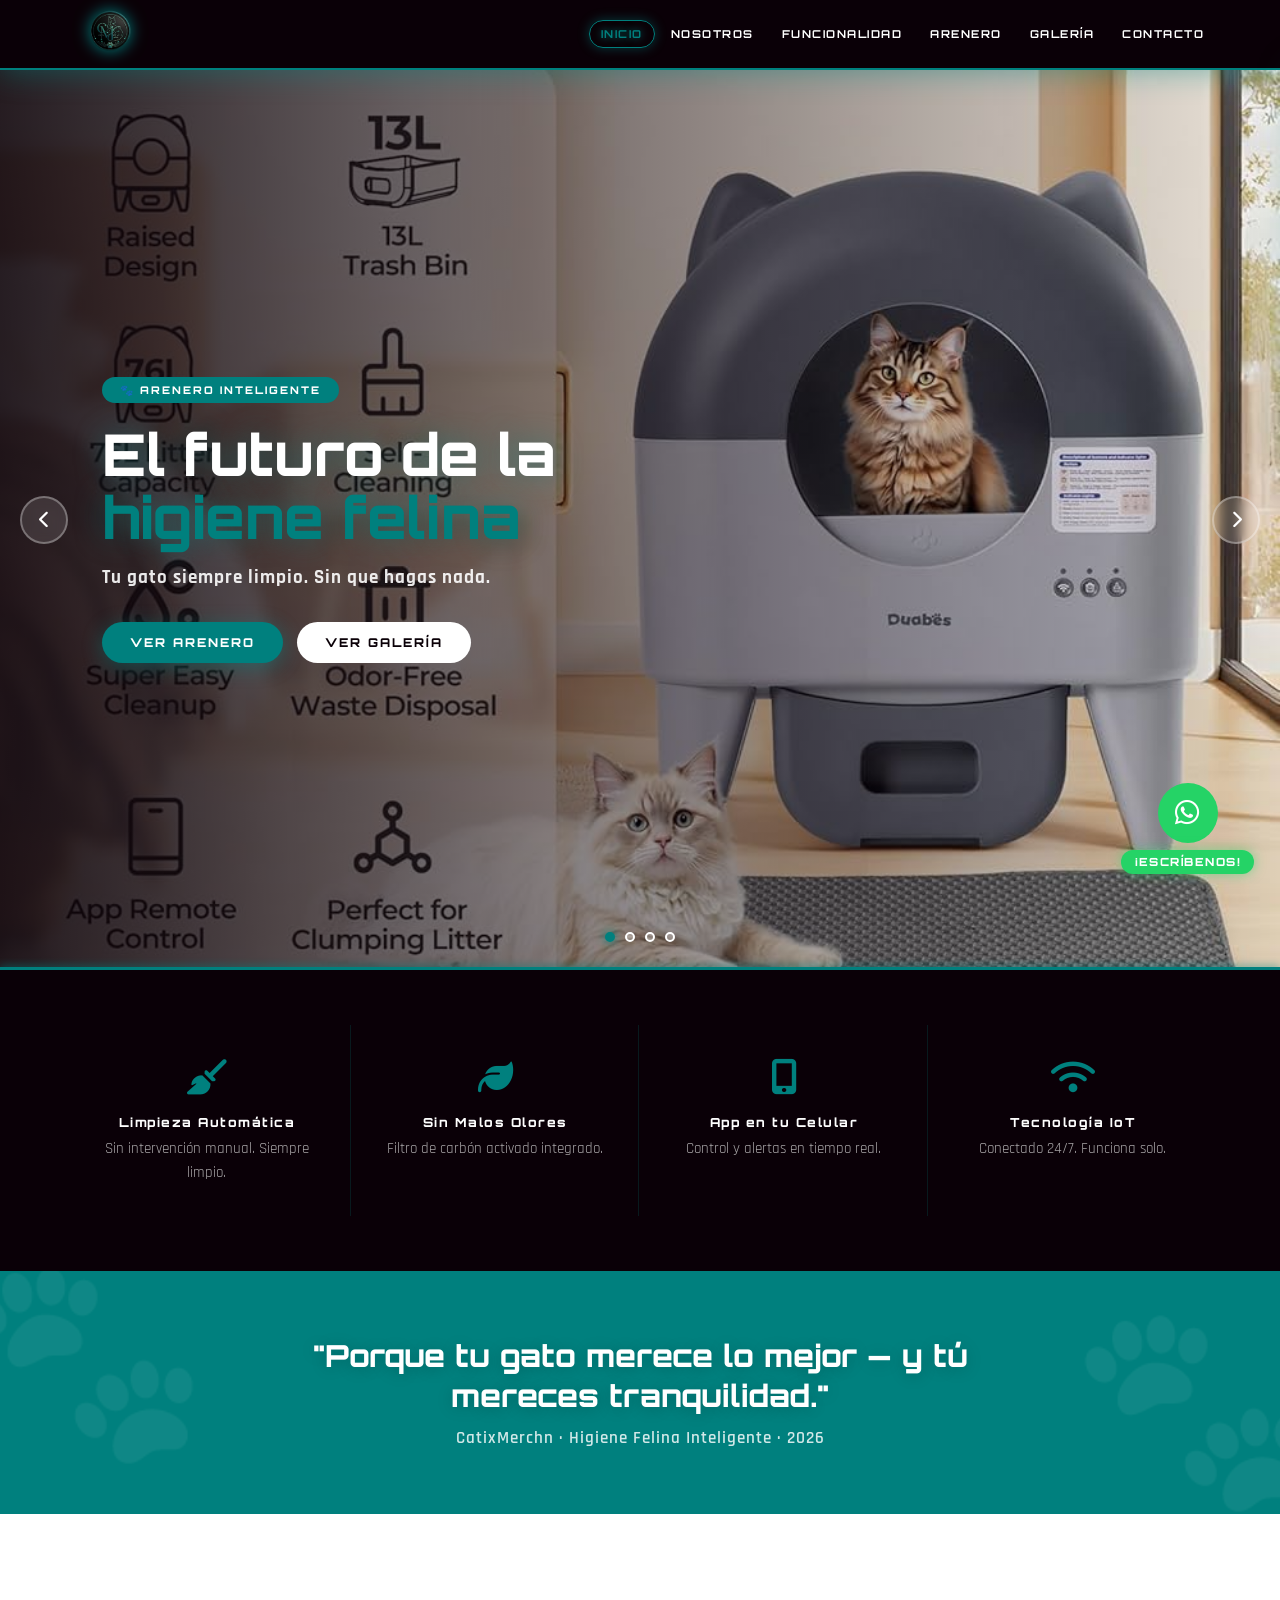
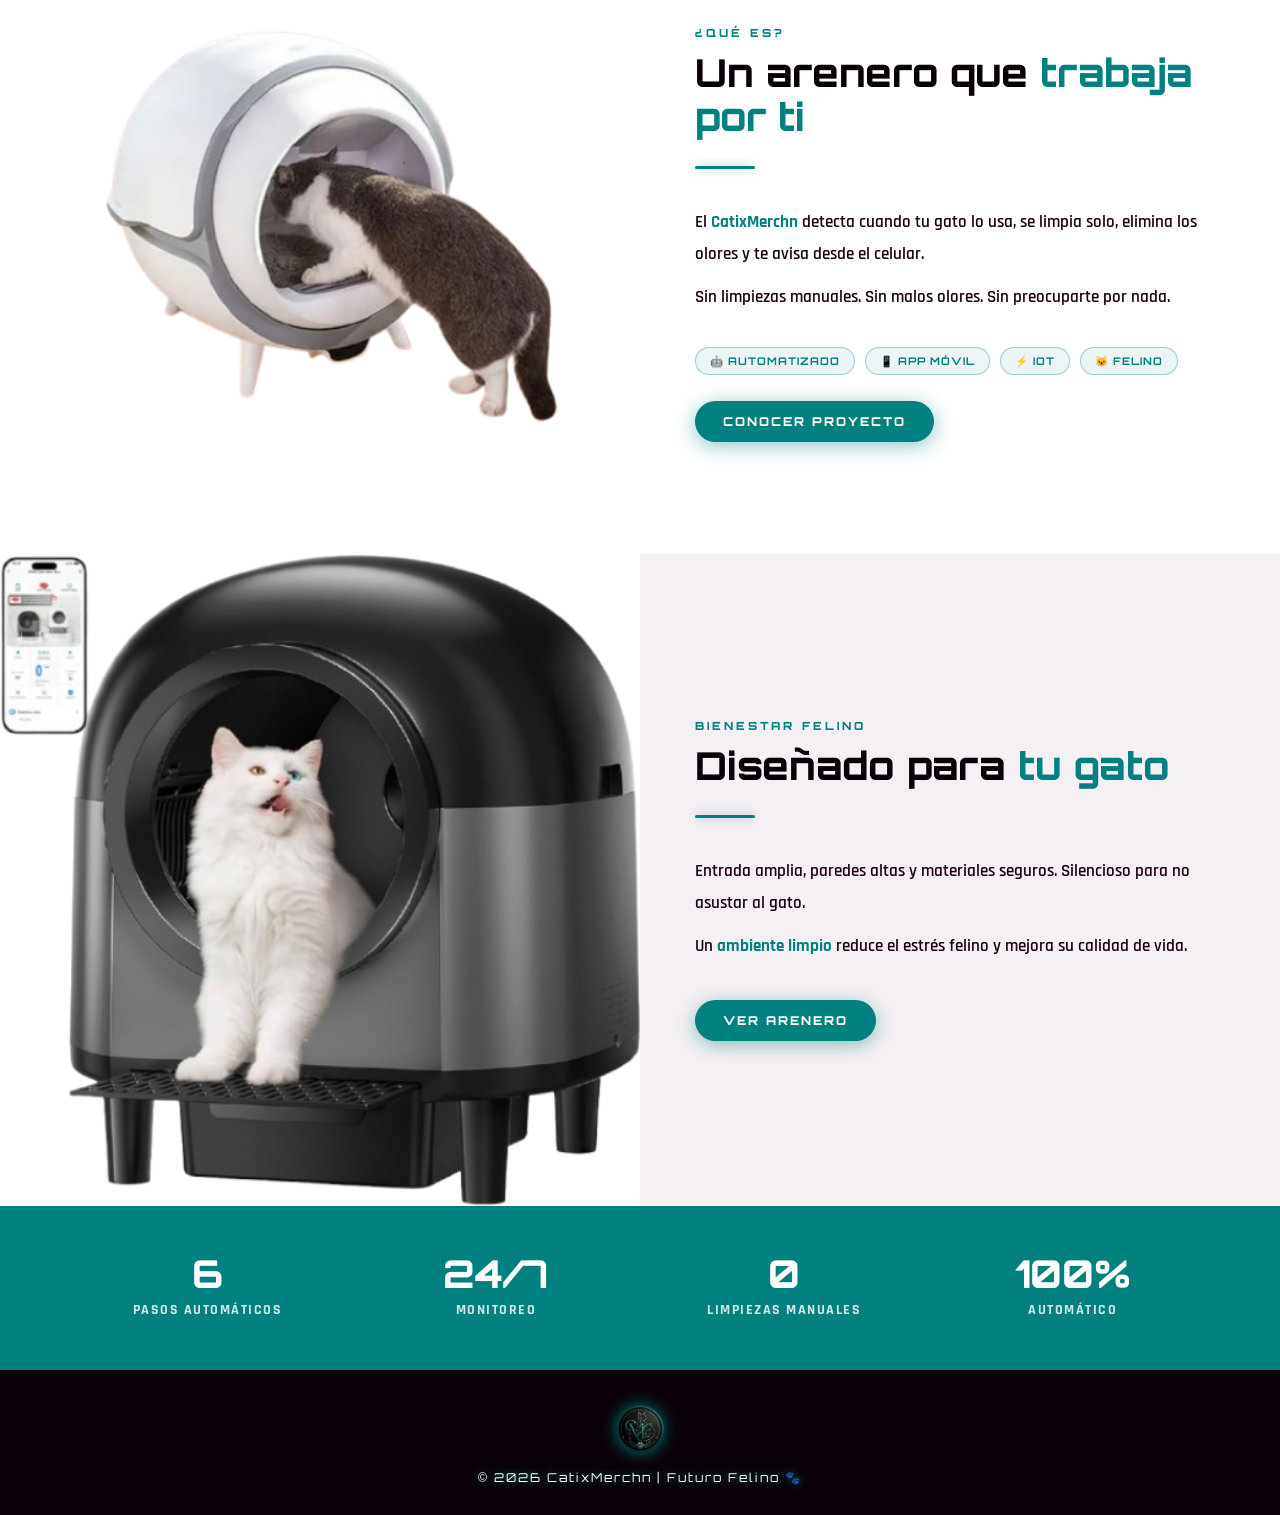
<file: index.html>
<!DOCTYPE html>
<html lang="es">
<head>
<meta charset="UTF-8">
<meta name="viewport" content="width=device-width, initial-scale=1.0">
<title>CatixMerchn | Arenero Inteligente</title>
<link rel="stylesheet" href="css/styles.css">
<link href="https://fonts.googleapis.com/css2?family=Orbitron:wght@400;600;800&family=Rajdhani:wght@300;400;600;700&display=swap" rel="stylesheet">
<link rel="stylesheet" href="https://cdnjs.cloudflare.com/ajax/libs/font-awesome/6.5.1/css/all.min.css">
</head>
<body>

<!-- HUELLAS -->
<div class="paw-bg">
  <span class="paw p1">🐾</span><span class="paw p2">🐾</span>
  <span class="paw p3">🐾</span><span class="paw p4">🐾</span>
  <span class="paw p5">🐾</span><span class="paw p6">🐾</span>
  <span class="paw p7">🐾</span><span class="paw p8">🐾</span>
  <span class="paw p9">🐾</span><span class="paw p10">🐾</span>
  <span class="paw p11">🐾</span>
</div>

<!-- OVERLAY MENÚ MÓVIL -->
<div class="nav-overlay" id="navOverlay"></div>

<!-- MENÚ MÓVIL DESPLEGABLE -->
<nav class="nav-mobile" id="navMobile">
  <a href="index.html" class="active"><span class="nav-icon"><i class="fas fa-home"></i></span>INICIO</a>
  <a href="nosotros.html"><span class="nav-icon"><i class="fas fa-users"></i></span>NOSOTROS</a>
  <a href="funcionalidad.html"><span class="nav-icon"><i class="fas fa-cogs"></i></span>FUNCIONALIDAD</a>
  <a href="arenero.html"><span class="nav-icon"><i class="fas fa-cat"></i></span>ARENERO</a>
  <a href="galeria.html"><span class="nav-icon"><i class="fas fa-images"></i></span>GALERÍA</a>
  <a href="contacto.html"><span class="nav-icon"><i class="fas fa-envelope"></i></span>CONTACTO</a>
  <div class="nav-mobile-footer">🐾 CatixMerchn © 2026</div>
</nav>

<!-- WHATSAPP -->
<a class="wa-float" href="https://wa.me/593988691156?text=Hola!%20Me%20interesa%20el%20CatixMerchn%20🐾" target="_blank">
  <div class="wa-circle"><i class="fab fa-whatsapp"></i></div>
  <span class="wa-txt">¡ESCRÍBENOS!</span>
</a>

<!-- HEADER -->
<header class="header">
  <div class="logo"><img src="images/logo.png" alt="CatixMerchn"></div>
  <!-- Desktop nav -->
  <nav class="nav-desktop">
    <a href="index.html" class="active">INICIO</a>
    <a href="nosotros.html">NOSOTROS</a>
    <a href="funcionalidad.html">FUNCIONALIDAD</a>
    <a href="arenero.html">ARENERO</a>
    <a href="galeria.html">GALERÍA</a>
    <a href="contacto.html">CONTACTO</a>
  </nav>
  <!-- Hamburguesa móvil -->
  <button class="hamburger" id="hamburger" aria-label="Menú">
    <span></span><span></span><span></span>
  </button>
</header>

<!-- HERO CARRUSEL -->
<div class="hero-carousel" id="carousel">
  <div class="slide active">
    <div class="slide-bg" style="background-image:url('images/producto1.jpg')"></div>
    <div class="slide-overlay"></div>
    <div class="slide-content">
      <span class="slide-tag">🐾 ARENERO INTELIGENTE</span>
      <h1>El futuro de la<br><span>higiene felina</span></h1>
      <p>Tu gato siempre limpio. Sin que hagas nada.</p>
      <div class="slide-buttons">
        <a class="btn btn-f" href="arenero.html">VER ARENERO</a>
        <a class="btn btn-blanco" href="galeria.html">VER GALERÍA</a>
      </div>
    </div>
  </div>
  <div class="slide">
    <div class="slide-bg" style="background-image:url('images/producto2.jpg')"></div>
    <div class="slide-overlay"></div>
    <div class="slide-content">
      <span class="slide-tag">🧹 LIMPIEZA AUTOMÁTICA</span>
      <h1>Se limpia solo.<br><span>Siempre listo.</span></h1>
      <p>Rastrillo motorizado actúa segundos después de cada uso.</p>
      <div class="slide-buttons">
        <a class="btn btn-f" href="funcionalidad.html">CÓMO FUNCIONA</a>
        <a class="btn btn-blanco" href="contacto.html">CONTÁCTANOS</a>
      </div>
    </div>
  </div>
  <div class="slide">
    <div class="slide-bg" style="background-image:url('images/producto3.jpg')"></div>
    <div class="slide-overlay"></div>
    <div class="slide-content">
      <span class="slide-tag">🌿 CONTROL DE OLORES</span>
      <h1>Sin olores.<br><span>Sin preocupaciones.</span></h1>
      <p>Filtro de carbón y extractor eliminan los malos olores al instante.</p>
      <div class="slide-buttons">
        <a class="btn btn-f" href="arenero.html">MÁS DETALLES</a>
        <a class="btn btn-blanco" href="nosotros.html">NUESTRO PROYECTO</a>
      </div>
    </div>
  </div>
  <div class="slide">
    <div class="slide-bg" style="background-image:url('images/producto4.jpg')"></div>
    <div class="slide-overlay"></div>
    <div class="slide-content">
      <span class="slide-tag">📱 MONITOREO IOT</span>
      <h1>Tu celular.<br><span>Tu arenero.</span></h1>
      <p>Alertas en tiempo real. Siempre informado, estés donde estés.</p>
      <div class="slide-buttons">
        <a class="btn btn-f" href="funcionalidad.html">VER FUNCIONALIDAD</a>
        <a class="btn btn-blanco" href="galeria.html">VER GALERÍA</a>
      </div>
    </div>
  </div>
  <button class="carousel-btn carousel-prev" onclick="changeSlide(-1)"><i class="fas fa-chevron-left"></i></button>
  <button class="carousel-btn carousel-next" onclick="changeSlide(1)"><i class="fas fa-chevron-right"></i></button>
  <div class="carousel-dots" id="dots">
    <div class="dot active" onclick="goSlide(0)"></div>
    <div class="dot" onclick="goSlide(1)"></div>
    <div class="dot" onclick="goSlide(2)"></div>
    <div class="dot" onclick="goSlide(3)"></div>
  </div>
  <div class="carousel-progress" id="progress"></div>
</div>

<!-- FEATURES -->
<div class="features-strip">
  <div class="feat-item reveal"><span class="fi-icon"><i class="fas fa-broom"></i></span><h3>Limpieza Automática</h3><p>Sin intervención manual. Siempre limpio.</p></div>
  <div class="feat-item reveal"><span class="fi-icon"><i class="fas fa-leaf"></i></span><h3>Sin Malos Olores</h3><p>Filtro de carbón activado integrado.</p></div>
  <div class="feat-item reveal"><span class="fi-icon"><i class="fas fa-mobile-alt"></i></span><h3>App en tu Celular</h3><p>Control y alertas en tiempo real.</p></div>
  <div class="feat-item reveal"><span class="fi-icon"><i class="fas fa-wifi"></i></span><h3>Tecnología IoT</h3><p>Conectado 24/7. Funciona solo.</p></div>
</div>

<!-- QUOTE -->
<div class="quote-band">
  <p class="quote-text">"Porque tu gato merece lo mejor — y tú mereces tranquilidad."</p>
  <p class="quote-sub">CatixMerchn · Higiene Felina Inteligente · 2026</p>
</div>

<!-- DOS COLUMNAS -->
<div class="two-col">
  <div class="tc-img reveal from-left"><img src="images/producto5.jpg" alt="Sistema CatixMerchn"></div>
  <div class="tc-text reveal from-right">
    <span class="section-label">¿QUÉ ES?</span>
    <h2 class="section-title">Un arenero que <span>trabaja por ti</span></h2>
    <div class="section-line"></div>
    <p>El <span class="hl">CatixMerchn</span> detecta cuando tu gato lo usa, se limpia solo, elimina los olores y te avisa desde el celular.</p>
    <p>Sin limpiezas manuales. Sin malos olores. Sin preocuparte por nada.</p>
    <div class="chips">
      <span class="chip">🤖 AUTOMATIZADO</span>
      <span class="chip">📱 APP MÓVIL</span>
      <span class="chip">⚡ IOT</span>
      <span class="chip">🐱 FELINO</span>
    </div>
    <div style="margin-top:26px;"><a class="btn btn-f" href="nosotros.html">CONOCER PROYECTO</a></div>
  </div>
</div>

<div class="two-col reverse">
  <div class="tc-img reveal from-right"><img src="images/producto6.jpg" alt="Arenero para gato"></div>
  <div class="tc-text reveal from-left" style="background:#f5f0f3;">
    <span class="section-label">BIENESTAR FELINO</span>
    <h2 class="section-title">Diseñado para <span>tu gato</span></h2>
    <div class="section-line"></div>
    <p>Entrada amplia, paredes altas y materiales seguros. Silencioso para no asustar al gato.</p>
    <p>Un <span class="hl">ambiente limpio</span> reduce el estrés felino y mejora su calidad de vida.</p>
    <div style="margin-top:26px;"><a class="btn btn-f" href="arenero.html">VER ARENERO</a></div>
  </div>
</div>

<!-- STATS -->
<div class="stats-bar">
  <div class="stat-item reveal"><span class="stat-num">6</span><span class="stat-label">PASOS AUTOMÁTICOS</span></div>
  <div class="stat-item reveal"><span class="stat-num">24/7</span><span class="stat-label">MONITOREO</span></div>
  <div class="stat-item reveal"><span class="stat-num">0</span><span class="stat-label">LIMPIEZAS MANUALES</span></div>
  <div class="stat-item reveal"><span class="stat-num">100%</span><span class="stat-label">AUTOMÁTICO</span></div>
</div>

<footer class="footer">
  <img src="images/logo.png" alt="CatixMerchn">
  <p>© 2026 CatixMerchn | Futuro Felino 🐾</p>
</footer>

<script src="js/script.js"></script>
</body>
</html>

<!-- Actualización -->
</file>
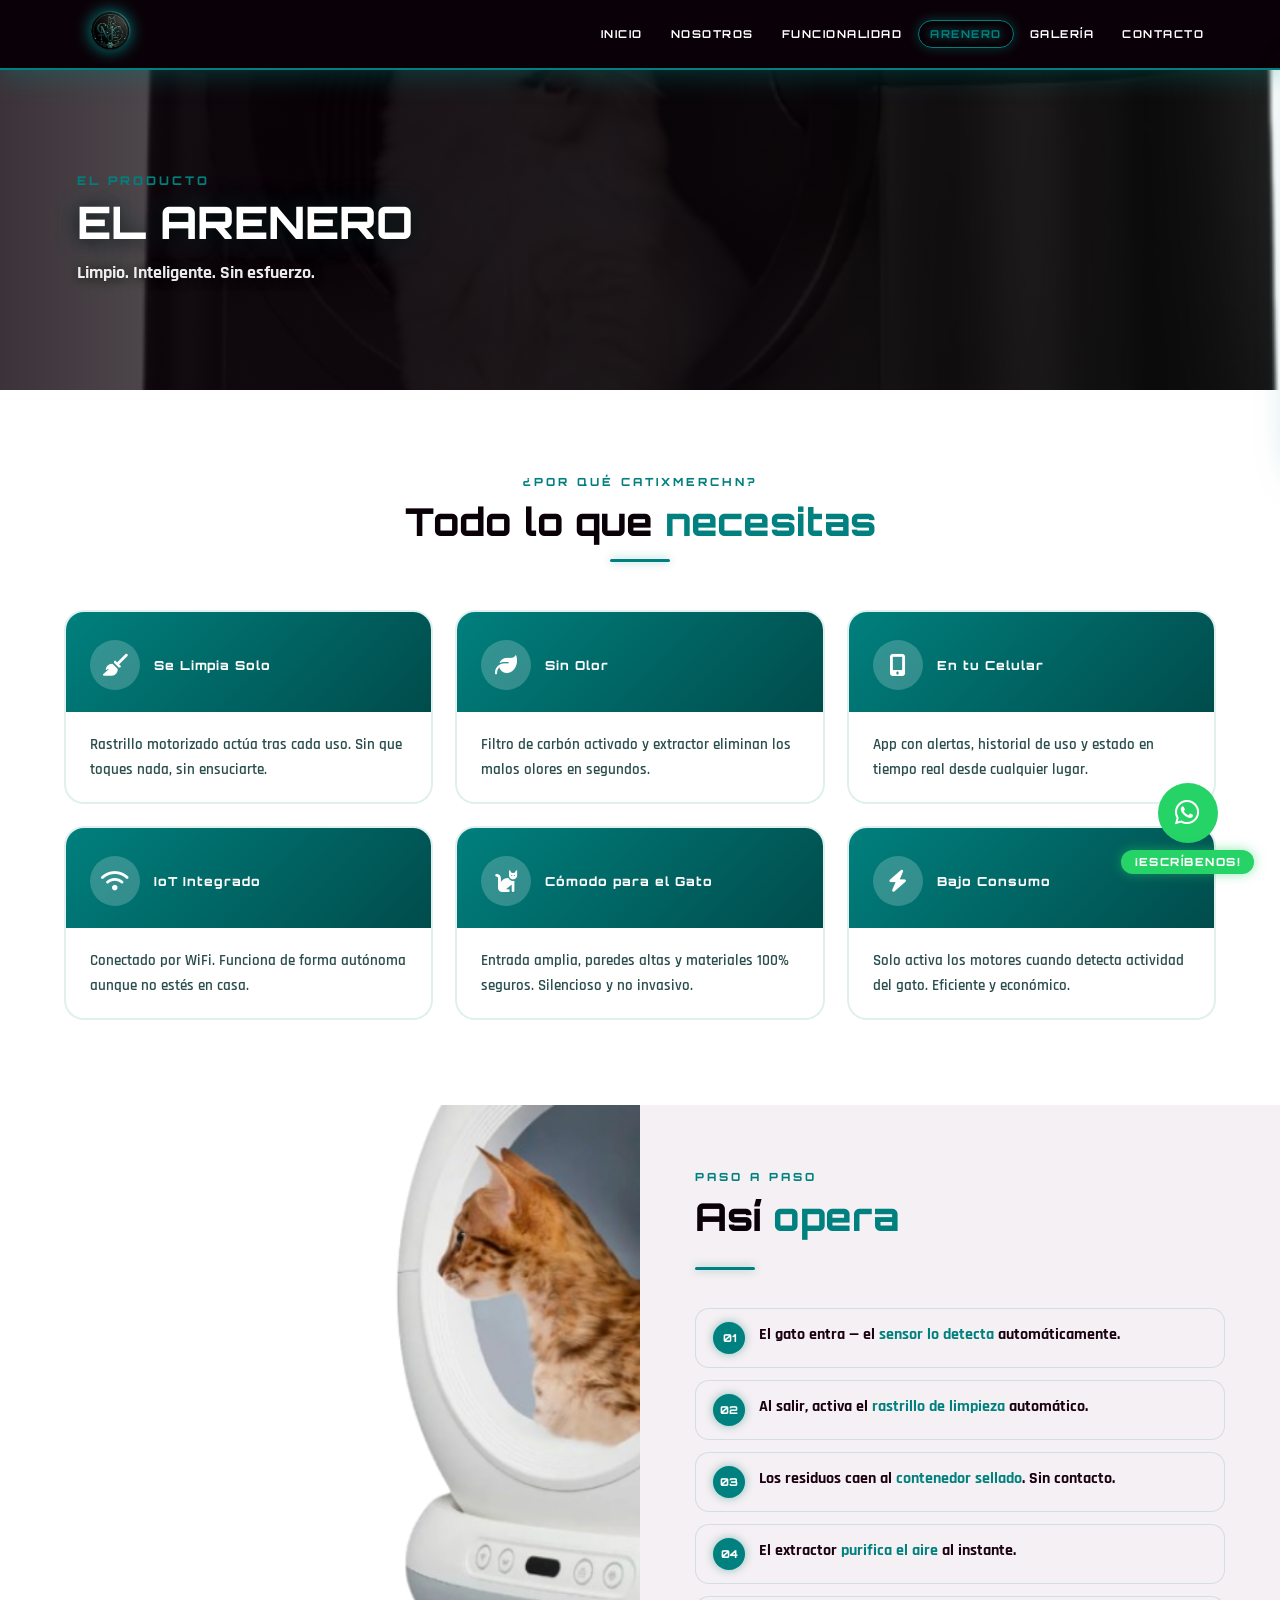
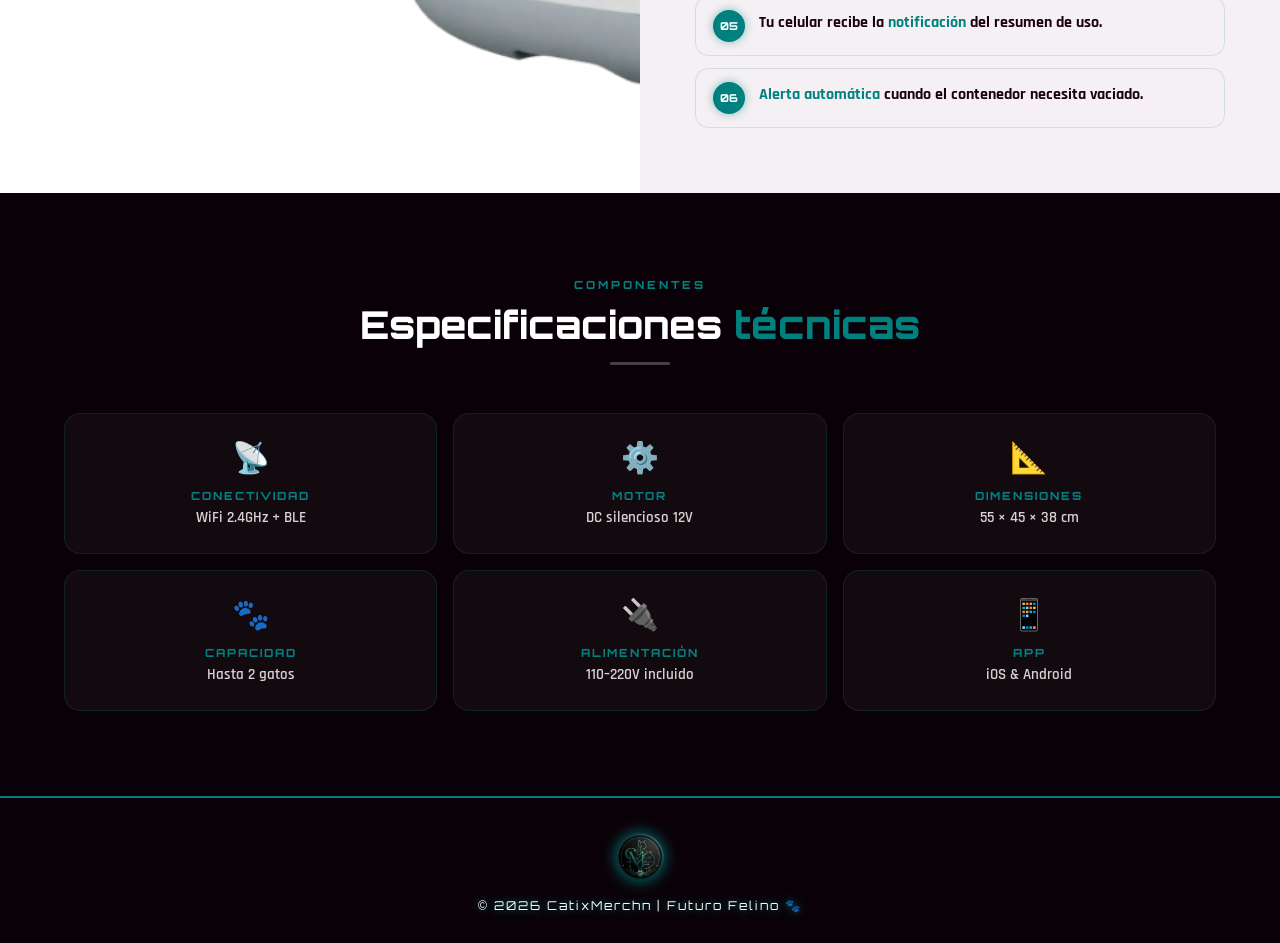
<file: arenero.html>
<!DOCTYPE html>
<html lang="es">
<head>
<meta charset="UTF-8">
<meta name="viewport" content="width=device-width, initial-scale=1.0">
<title>CatixMerchn | El Arenero</title>
<link rel="stylesheet" href="css/styles.css">
<link href="https://fonts.googleapis.com/css2?family=Orbitron:wght@400;600;800&family=Rajdhani:wght@300;400;600;700&display=swap" rel="stylesheet">
<link rel="stylesheet" href="https://cdnjs.cloudflare.com/ajax/libs/font-awesome/6.5.1/css/all.min.css">
</head>
<body>

<div class="smoke-bg">
  <div class="smoke-thread"></div><div class="smoke-thread"></div>
  <div class="smoke-thread"></div><div class="smoke-thread"></div>
  <div class="smoke-thread"></div><div class="smoke-thread"></div>
  <div class="smoke-thread"></div><div class="smoke-thread"></div>
  <div class="smoke-thread"></div><div class="smoke-thread"></div>
  <div class="smoke-thread"></div><div class="smoke-thread"></div>
  <div class="smoke-dot"></div><div class="smoke-dot"></div>
  <div class="smoke-dot"></div><div class="smoke-dot"></div>
  <div class="smoke-dot"></div>
</div>

<div class="nav-overlay" id="navOverlay"></div>
<nav class="nav-mobile" id="navMobile">
  <a href="index.html"><span class="nav-icon"><i class="fas fa-home"></i></span>INICIO</a>
  <a href="nosotros.html"><span class="nav-icon"><i class="fas fa-users"></i></span>NOSOTROS</a>
  <a href="funcionalidad.html"><span class="nav-icon"><i class="fas fa-cogs"></i></span>FUNCIONALIDAD</a>
  <a href="arenero.html" class="active"><span class="nav-icon"><i class="fas fa-cat"></i></span>ARENERO</a>
  <a href="galeria.html"><span class="nav-icon"><i class="fas fa-images"></i></span>GALERÍA</a>
  <a href="contacto.html"><span class="nav-icon"><i class="fas fa-envelope"></i></span>CONTACTO</a>
  <div class="nav-mobile-footer">🐾 CatixMerchn © 2026</div>
</nav>

<a class="wa-float" href="https://wa.me/593988691156?text=Hola!%20Quiero%20saber%20más%20del%20CatixMerchn%20🐾" target="_blank">
  <div class="wa-circle"><i class="fab fa-whatsapp"></i></div>
  <span class="wa-txt">¡ESCRÍBENOS!</span>
</a>

<header class="header">
  <div class="logo"><img src="images/logo.png" alt="CatixMerchn"></div>
  <nav class="nav-desktop">
    <a href="index.html">INICIO</a>
    <a href="nosotros.html">NOSOTROS</a>
    <a href="funcionalidad.html">FUNCIONALIDAD</a>
    <a href="arenero.html" class="active">ARENERO</a>
    <a href="galeria.html">GALERÍA</a>
    <a href="contacto.html">CONTACTO</a>
  </nav>
  <button class="hamburger" id="hamburger" aria-label="Menú">
    <span></span><span></span><span></span>
  </button>
</header>

<div class="page-hero">
  <div class="page-hero-bg" style="background-image:url('images/producto6.jpg');"></div>
  <div class="page-hero-content">
    <span class="section-label">EL PRODUCTO</span>
    <h1>EL ARENERO</h1>
    <p>Limpio. Inteligente. Sin esfuerzo.</p>
  </div>
</div>

<div class="benef-section">
  <div class="reveal" style="text-align:center;">
    <span class="section-label" style="display:block;text-align:center;">¿POR QUÉ CATIXMERCHN?</span>
    <h2 class="section-title" style="text-align:center;">Todo lo que <span>necesitas</span></h2>
    <div class="section-line" style="margin:16px auto 0;"></div>
  </div>
  <div class="benef-grid">
    <div class="benef-card reveal"><div class="bc-top"><div class="bc-icon"><i class="fas fa-broom"></i></div><h3>Se Limpia Solo</h3></div><div class="bc-body"><p>Rastrillo motorizado actúa tras cada uso. Sin que toques nada, sin ensuciarte.</p></div></div>
    <div class="benef-card reveal"><div class="bc-top"><div class="bc-icon"><i class="fas fa-leaf"></i></div><h3>Sin Olor</h3></div><div class="bc-body"><p>Filtro de carbón activado y extractor eliminan los malos olores en segundos.</p></div></div>
    <div class="benef-card reveal"><div class="bc-top"><div class="bc-icon"><i class="fas fa-mobile-alt"></i></div><h3>En tu Celular</h3></div><div class="bc-body"><p>App con alertas, historial de uso y estado en tiempo real desde cualquier lugar.</p></div></div>
    <div class="benef-card reveal"><div class="bc-top"><div class="bc-icon"><i class="fas fa-wifi"></i></div><h3>IoT Integrado</h3></div><div class="bc-body"><p>Conectado por WiFi. Funciona de forma autónoma aunque no estés en casa.</p></div></div>
    <div class="benef-card reveal"><div class="bc-top"><div class="bc-icon"><i class="fas fa-cat"></i></div><h3>Cómodo para el Gato</h3></div><div class="bc-body"><p>Entrada amplia, paredes altas y materiales 100% seguros. Silencioso y no invasivo.</p></div></div>
    <div class="benef-card reveal"><div class="bc-top"><div class="bc-icon"><i class="fas fa-bolt"></i></div><h3>Bajo Consumo</h3></div><div class="bc-body"><p>Solo activa los motores cuando detecta actividad del gato. Eficiente y económico.</p></div></div>
  </div>
</div>

<div class="two-col reverse">
  <div class="pulse-img-wrap reveal from-right">
    <img src="images/producto8.jpg" alt="Circuito CatixMerchn">
  </div>
  <div class="tc-text reveal from-left" style="background:#f5f0f3;">
    <span class="section-label">PASO A PASO</span>
    <h2 class="section-title">Así <span>opera</span></h2>
    <div class="section-line"></div>
    <div class="num-steps">
      <div class="ns-row"><div class="ns-dot">01</div><p>El gato entra — el <span>sensor lo detecta</span> automáticamente.</p></div>
      <div class="ns-row"><div class="ns-dot">02</div><p>Al salir, activa el <span>rastrillo de limpieza</span> automático.</p></div>
      <div class="ns-row"><div class="ns-dot">03</div><p>Los residuos caen al <span>contenedor sellado</span>. Sin contacto.</p></div>
      <div class="ns-row"><div class="ns-dot">04</div><p>El extractor <span>purifica el aire</span> al instante.</p></div>
      <div class="ns-row"><div class="ns-dot">05</div><p>Tu celular recibe la <span>notificación</span> del resumen de uso.</p></div>
      <div class="ns-row"><div class="ns-dot">06</div><p><span>Alerta automática</span> cuando el contenedor necesita vaciado.</p></div>
    </div>
  </div>
</div>

<div class="specs-section">
  <div class="reveal" style="text-align:center;">
    <span class="section-label" style="color:var(--f);display:block;text-align:center;">COMPONENTES</span>
    <h2 class="section-title" style="text-align:center;">Especificaciones <span>técnicas</span></h2>
    <div class="section-line" style="margin:16px auto 0;background:rgba(255,255,255,.25);box-shadow:none;"></div>
  </div>
  <div class="specs-grid" style="margin-top:48px;">
    <div class="spec-box reveal"><span class="si">📡</span><h4>CONECTIVIDAD</h4><p>WiFi 2.4GHz + BLE</p></div>
    <div class="spec-box reveal"><span class="si">⚙️</span><h4>MOTOR</h4><p>DC silencioso 12V</p></div>
    <div class="spec-box reveal"><span class="si">📐</span><h4>DIMENSIONES</h4><p>55 × 45 × 38 cm</p></div>
    <div class="spec-box reveal"><span class="si">🐾</span><h4>CAPACIDAD</h4><p>Hasta 2 gatos</p></div>
    <div class="spec-box reveal"><span class="si">🔌</span><h4>ALIMENTACIÓN</h4><p>110–220V incluido</p></div>
    <div class="spec-box reveal"><span class="si">📱</span><h4>APP</h4><p>iOS & Android</p></div>
  </div>
</div>

<footer class="footer">
  <img src="images/logo.png" alt="logo">
  <p>© 2026 CatixMerchn | Futuro Felino 🐾</p>
</footer>

<script src="js/script.js"></script>
</body>
</html>
</file>
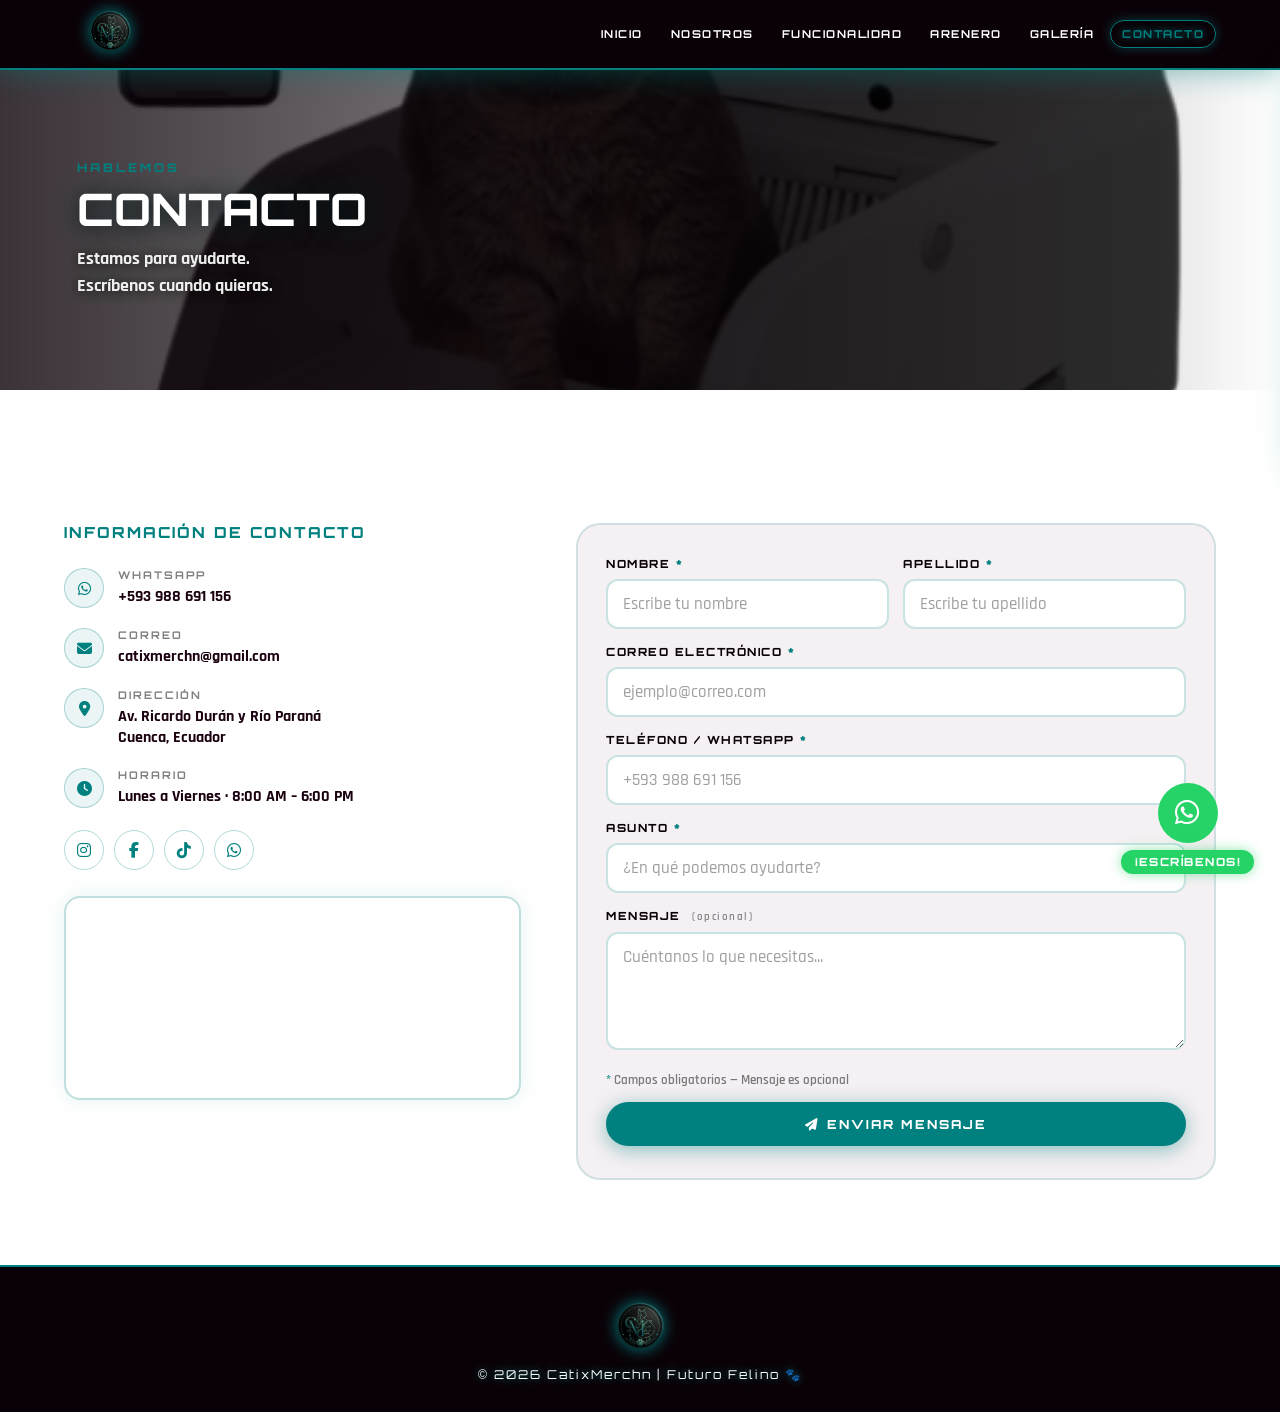
<file: contacto.html>
<!DOCTYPE html>
<html lang="es">
<head>
<meta charset="UTF-8">
<meta name="viewport" content="width=device-width, initial-scale=1.0">
<title>CatixMerchn | Contacto</title>
<link rel="stylesheet" href="css/styles.css">
<link href="https://fonts.googleapis.com/css2?family=Orbitron:wght@400;600;800&family=Rajdhani:wght@300;400;600;700&display=swap" rel="stylesheet">
<link rel="stylesheet" href="https://cdnjs.cloudflare.com/ajax/libs/font-awesome/6.5.1/css/all.min.css">
</head>
<body>

<div class="contact-bg">
  <span class="cf">💬</span><span class="cf">📲</span>
  <span class="cf">✉️</span><span class="cf">📍</span>
  <span class="cf">🐾</span><span class="cf">📞</span>
  <span class="cf">💌</span>
</div>

<div class="nav-overlay" id="navOverlay"></div>
<nav class="nav-mobile" id="navMobile">
  <a href="index.html"><span class="nav-icon"><i class="fas fa-home"></i></span>INICIO</a>
  <a href="nosotros.html"><span class="nav-icon"><i class="fas fa-users"></i></span>NOSOTROS</a>
  <a href="funcionalidad.html"><span class="nav-icon"><i class="fas fa-cogs"></i></span>FUNCIONALIDAD</a>
  <a href="arenero.html"><span class="nav-icon"><i class="fas fa-cat"></i></span>ARENERO</a>
  <a href="galeria.html"><span class="nav-icon"><i class="fas fa-images"></i></span>GALERÍA</a>
  <a href="contacto.html" class="active"><span class="nav-icon"><i class="fas fa-envelope"></i></span>CONTACTO</a>
  <div class="nav-mobile-footer">🐾 CatixMerchn © 2026</div>
</nav>

<a class="wa-float" href="https://wa.me/593988691156?text=Hola!%20Necesito%20información%20del%20CatixMerchn%20🐾" target="_blank">
  <div class="wa-circle"><i class="fab fa-whatsapp"></i></div>
  <span class="wa-txt">¡ESCRÍBENOS!</span>
</a>

<header class="header">
  <div class="logo"><img src="images/logo.png" alt="CatixMerchn"></div>
  <nav class="nav-desktop">
    <a href="index.html">INICIO</a>
    <a href="nosotros.html">NOSOTROS</a>
    <a href="funcionalidad.html">FUNCIONALIDAD</a>
    <a href="arenero.html">ARENERO</a>
    <a href="galeria.html">GALERÍA</a>
    <a href="contacto.html" class="active">CONTACTO</a>
  </nav>
  <button class="hamburger" id="hamburger" aria-label="Menú">
    <span></span><span></span><span></span>
  </button>
</header>

<div class="page-hero">
  <div class="page-hero-bg" style="background-image:url('images/producto9.jpg');"></div>
  <div class="page-hero-content">
    <span class="section-label">HABLEMOS</span>
    <h1>CONTACTO</h1>
    <p>Estamos para ayudarte.<br>Escríbenos cuando quieras.</p>
  </div>
</div>

<div class="contact-section">
  <div class="contact-wrap">

    <div class="contact-info-col reveal from-left">
      <h3>INFORMACIÓN DE CONTACTO</h3>
      <div class="ci">
        <div class="ci-icon"><i class="fab fa-whatsapp"></i></div>
        <div class="ci-txt"><h4>WHATSAPP</h4><a href="https://wa.me/593988691156" target="_blank">+593 988 691 156</a></div>
      </div>
      <div class="ci">
        <div class="ci-icon"><i class="fas fa-envelope"></i></div>
        <div class="ci-txt"><h4>CORREO</h4><a href="mailto:catixmerchn@gmail.com">catixmerchn@gmail.com</a></div>
      </div>
      <div class="ci">
        <div class="ci-icon"><i class="fas fa-map-marker-alt"></i></div>
        <div class="ci-txt"><h4>DIRECCIÓN</h4><p>Av. Ricardo Durán y Río Paraná<br>Cuenca, Ecuador</p></div>
      </div>
      <div class="ci">
        <div class="ci-icon"><i class="fas fa-clock"></i></div>
        <div class="ci-txt"><h4>HORARIO</h4><p>Lunes a Viernes · 8:00 AM – 6:00 PM</p></div>
      </div>
      <div class="social-row">
        <a class="soc-btn" href="#" title="Instagram"><i class="fab fa-instagram"></i></a>
        <a class="soc-btn" href="#" title="Facebook"><i class="fab fa-facebook-f"></i></a>
        <a class="soc-btn" href="#" title="TikTok"><i class="fab fa-tiktok"></i></a>
        <a class="soc-btn" href="https://wa.me/593988691156" target="_blank"><i class="fab fa-whatsapp"></i></a>
      </div>
      <div class="map-wrap" style="margin-top:26px;">
        <iframe
          src="https://www.google.com/maps/embed?pb=!1m18!1m12!1m3!1d3985.5!2d-79.0082!3d-2.9125!2m3!1f0!2f0!3f0!3m2!1i1024!2i768!4f13.1!3m3!1m2!1s0x91cd18d1bcc0e0b7%3A0x4a3d6e2f!2sAv.%20Ricardo%20Dur%C3%A1n%20%26%20R%C3%ADo%20Paran%C3%A1%2C%20Cuenca%2C%20Ecuador!5e0!3m2!1ses!2sec!4v1700000000000"
          width="100%" height="200" style="border:0;display:block;"
          allowfullscreen="" loading="lazy" referrerpolicy="no-referrer-when-downgrade">
        </iframe>
      </div>
    </div>

    <div class="contact-form-box reveal from-right">
      <div class="form-alert" id="form-alert">
        <i class="fas fa-exclamation-circle" style="margin-right:8px;"></i>
        <span id="alert-msg">Completa todos los campos obligatorios.</span>
      </div>
      <div id="form-success" class="form-success">
        <span class="fs-icon"><i class="fas fa-check-circle"></i></span>
        <strong>¡Mensaje enviado!</strong>
        <span>Nos comunicaremos contigo pronto. 🐾</span>
      </div>
      <div id="form-body">
        <div class="form-row2">
          <div class="fg">
            <label>NOMBRE <span class="rs">*</span></label>
            <input type="text" id="nombre" placeholder="Escribe tu nombre" autocomplete="off">
          </div>
          <div class="fg">
            <label>APELLIDO <span class="rs">*</span></label>
            <input type="text" id="apellido" placeholder="Escribe tu apellido" autocomplete="off">
          </div>
        </div>
        <div class="fg">
          <label>CORREO ELECTRÓNICO <span class="rs">*</span></label>
          <input type="email" id="email" placeholder="ejemplo@correo.com" autocomplete="off">
        </div>
        <div class="fg">
          <label>TELÉFONO / WHATSAPP <span class="rs">*</span></label>
          <input type="tel" id="telefono" placeholder="+593 988 691 156" autocomplete="off">
        </div>
        <div class="fg">
          <label>ASUNTO <span class="rs">*</span></label>
          <input type="text" id="asunto" placeholder="¿En qué podemos ayudarte?" autocomplete="off">
        </div>
        <div class="fg">
          <label>MENSAJE <span style="font-size:.68rem;color:rgba(0,0,0,.45);margin-left:6px;font-family:'Rajdhani',sans-serif;font-weight:600;">(opcional)</span></label>
          <textarea id="mensaje" placeholder="Cuéntanos lo que necesitas..."></textarea>
        </div>
        <p class="req-note"><span style="color:#00807e;">*</span> Campos obligatorios — Mensaje es opcional</p>
        <button class="submit-btn" onclick="enviar()">
          <i class="fas fa-paper-plane" style="margin-right:8px;"></i>ENVIAR MENSAJE
        </button>
      </div>
    </div>

  </div>
</div>

<footer class="footer">
  <img src="images/logo.png" alt="logo">
  <p>© 2026 CatixMerchn | Futuro Felino 🐾</p>
</footer>

<script src="js/script.js"></script>
</body>
</html>
</file>
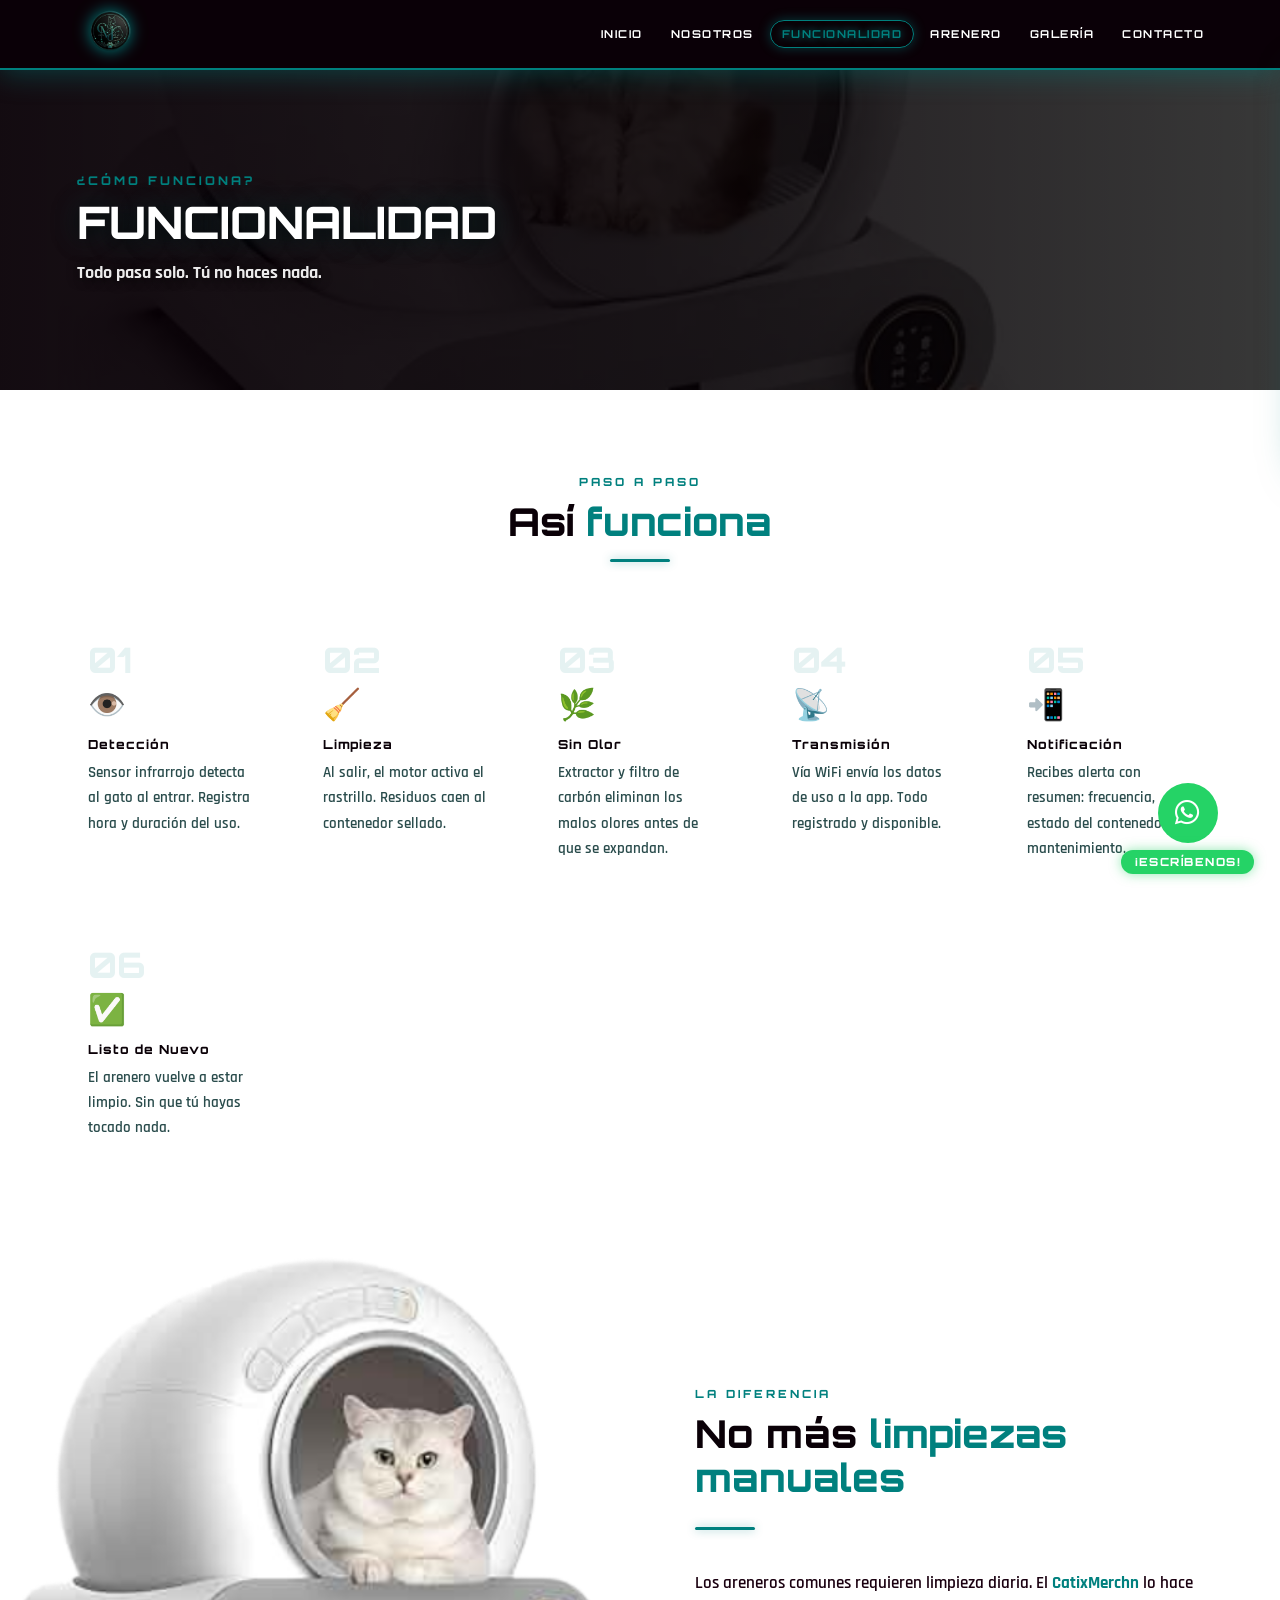
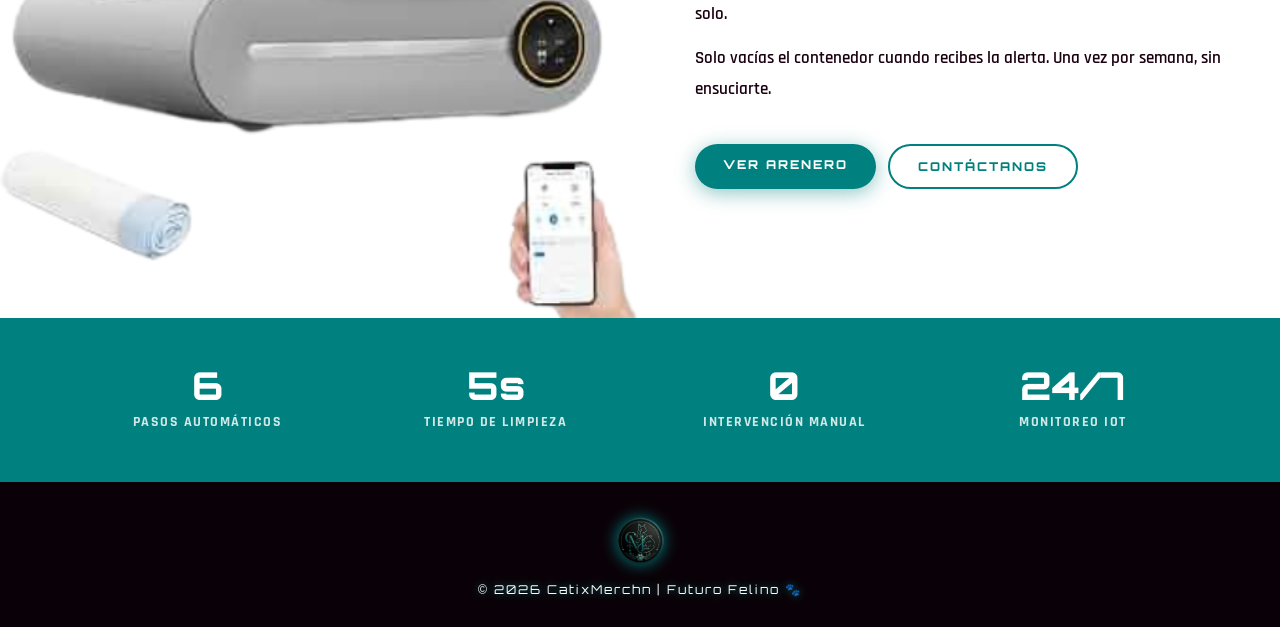
<file: funcionalidad.html>
<!DOCTYPE html>
<html lang="es">
<head>
<meta charset="UTF-8">
<meta name="viewport" content="width=device-width, initial-scale=1.0">
<title>CatixMerchn | Funcionalidad</title>
<link rel="stylesheet" href="css/styles.css">
<link href="https://fonts.googleapis.com/css2?family=Orbitron:wght@400;600;800&family=Rajdhani:wght@300;400;600;700&display=swap" rel="stylesheet">
<link rel="stylesheet" href="https://cdnjs.cloudflare.com/ajax/libs/font-awesome/6.5.1/css/all.min.css">
</head>
<body>

<div class="broom-bg">
  <span class="broom">🧹</span><span class="broom">🧹</span>
  <span class="broom">🧹</span><span class="broom">🧹</span>
  <span class="broom">🧹</span><span class="broom">🧹</span>
  <span class="broom">🧹</span>
</div>

<div class="nav-overlay" id="navOverlay"></div>
<nav class="nav-mobile" id="navMobile">
  <a href="index.html"><span class="nav-icon"><i class="fas fa-home"></i></span>INICIO</a>
  <a href="nosotros.html"><span class="nav-icon"><i class="fas fa-users"></i></span>NOSOTROS</a>
  <a href="funcionalidad.html" class="active"><span class="nav-icon"><i class="fas fa-cogs"></i></span>FUNCIONALIDAD</a>
  <a href="arenero.html"><span class="nav-icon"><i class="fas fa-cat"></i></span>ARENERO</a>
  <a href="galeria.html"><span class="nav-icon"><i class="fas fa-images"></i></span>GALERÍA</a>
  <a href="contacto.html"><span class="nav-icon"><i class="fas fa-envelope"></i></span>CONTACTO</a>
  <div class="nav-mobile-footer">🐾 CatixMerchn © 2026</div>
</nav>

<a class="wa-float" href="https://wa.me/593988691156?text=Hola!%20Me%20interesa%20el%20CatixMerchn%20🐾" target="_blank">
  <div class="wa-circle"><i class="fab fa-whatsapp"></i></div>
  <span class="wa-txt">¡ESCRÍBENOS!</span>
</a>

<header class="header">
  <div class="logo"><img src="images/logo.png" alt="CatixMerchn"></div>
  <nav class="nav-desktop">
    <a href="index.html">INICIO</a>
    <a href="nosotros.html">NOSOTROS</a>
    <a href="funcionalidad.html" class="active">FUNCIONALIDAD</a>
    <a href="arenero.html">ARENERO</a>
    <a href="galeria.html">GALERÍA</a>
    <a href="contacto.html">CONTACTO</a>
  </nav>
  <button class="hamburger" id="hamburger" aria-label="Menú">
    <span></span><span></span><span></span>
  </button>
</header>

<div class="page-hero">
  <div class="page-hero-bg" style="background-image:url('images/producto3.jpg');"></div>
  <div class="page-hero-content">
    <span class="section-label">¿CÓMO FUNCIONA?</span>
    <h1>FUNCIONALIDAD</h1>
    <p>Todo pasa solo. Tú no haces nada.</p>
  </div>
</div>

<div class="steps-section" style="background:white;">
  <div class="reveal" style="text-align:center;">
    <span class="section-label" style="display:block;text-align:center;">PASO A PASO</span>
    <h2 class="section-title" style="text-align:center;">Así <span>funciona</span></h2>
    <div class="section-line" style="margin:16px auto 0;"></div>
  </div>
  <div class="steps-grid">
    <div class="step-card reveal"><div class="step-num">01</div><span class="step-icon">👁️</span><h3>Detección</h3><p>Sensor infrarrojo detecta al gato al entrar. Registra hora y duración del uso.</p></div>
    <div class="step-card reveal"><div class="step-num">02</div><span class="step-icon">🧹</span><h3>Limpieza</h3><p>Al salir, el motor activa el rastrillo. Residuos caen al contenedor sellado.</p></div>
    <div class="step-card reveal"><div class="step-num">03</div><span class="step-icon">🌿</span><h3>Sin Olor</h3><p>Extractor y filtro de carbón eliminan los malos olores antes de que se expandan.</p></div>
    <div class="step-card reveal"><div class="step-num">04</div><span class="step-icon">📡</span><h3>Transmisión</h3><p>Vía WiFi envía los datos de uso a la app. Todo registrado y disponible.</p></div>
    <div class="step-card reveal"><div class="step-num">05</div><span class="step-icon">📲</span><h3>Notificación</h3><p>Recibes alerta con resumen: frecuencia, estado del contenedor y mantenimiento.</p></div>
    <div class="step-card reveal"><div class="step-num">06</div><span class="step-icon">✅</span><h3>Listo de Nuevo</h3><p>El arenero vuelve a estar limpio. Sin que tú hayas tocado nada.</p></div>
  </div>
</div>

<div class="two-col">
  <div class="pulse-img-wrap reveal from-left">
    <img src="images/producto7.jpg" alt="Sistema IoT CatixMerchn">
  </div>
  <div class="tc-text reveal from-right">
    <span class="section-label">LA DIFERENCIA</span>
    <h2 class="section-title">No más <span>limpiezas manuales</span></h2>
    <div class="section-line"></div>
    <p>Los areneros comunes requieren limpieza diaria. El <span class="hl">CatixMerchn</span> lo hace solo.</p>
    <p>Solo vacías el contenedor cuando recibes la alerta. Una vez por semana, sin ensuciarte.</p>
    <div style="margin-top:26px;display:flex;gap:12px;flex-wrap:wrap;">
      <a class="btn btn-f" href="arenero.html">VER ARENERO</a>
      <a class="btn btn-out" href="contacto.html">CONTÁCTANOS</a>
    </div>
  </div>
</div>

<div class="stats-bar">
  <div class="stat-item reveal"><span class="stat-num">6</span><span class="stat-label">PASOS AUTOMÁTICOS</span></div>
  <div class="stat-item reveal"><span class="stat-num">5s</span><span class="stat-label">TIEMPO DE LIMPIEZA</span></div>
  <div class="stat-item reveal"><span class="stat-num">0</span><span class="stat-label">INTERVENCIÓN MANUAL</span></div>
  <div class="stat-item reveal"><span class="stat-num">24/7</span><span class="stat-label">MONITOREO IOT</span></div>
</div>

<footer class="footer">
  <img src="images/logo.png" alt="logo">
  <p>© 2026 CatixMerchn | Futuro Felino 🐾</p>
</footer>

<script src="js/script.js"></script>
</body>
</html>
</file>
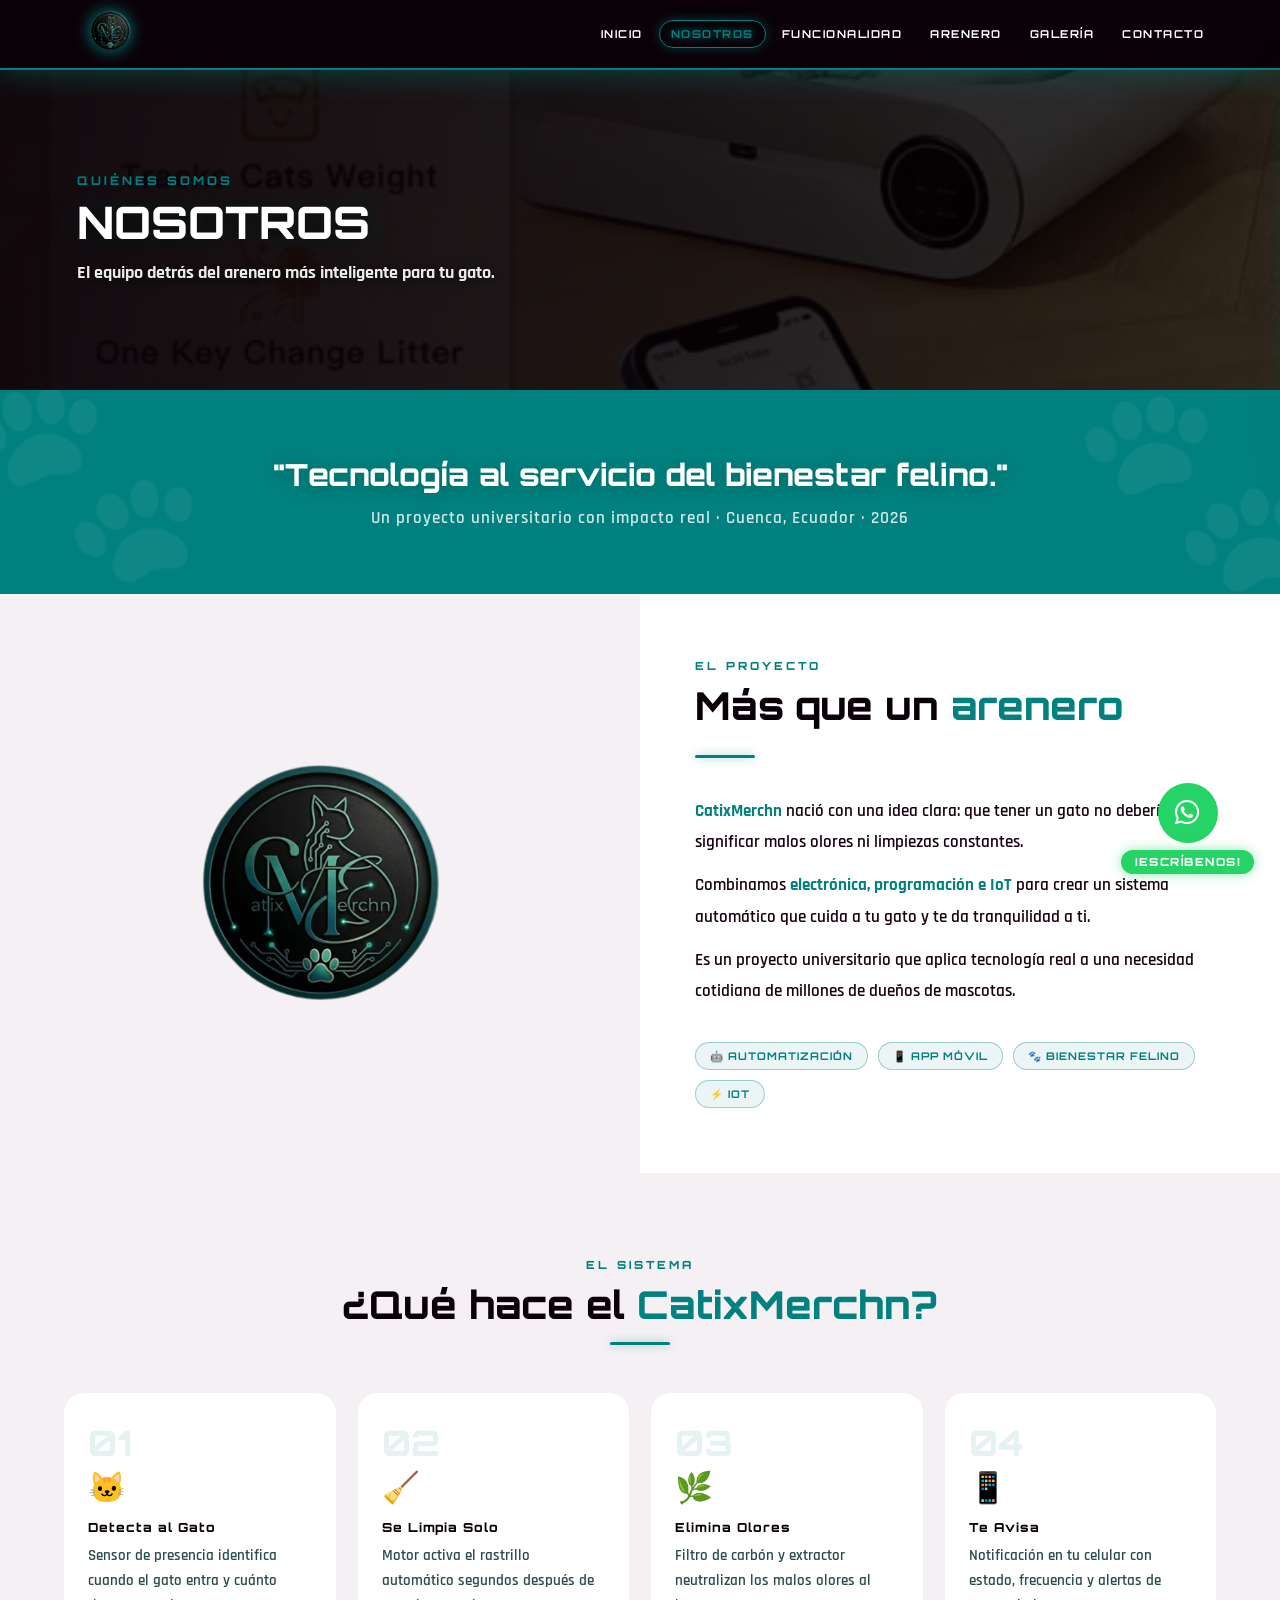
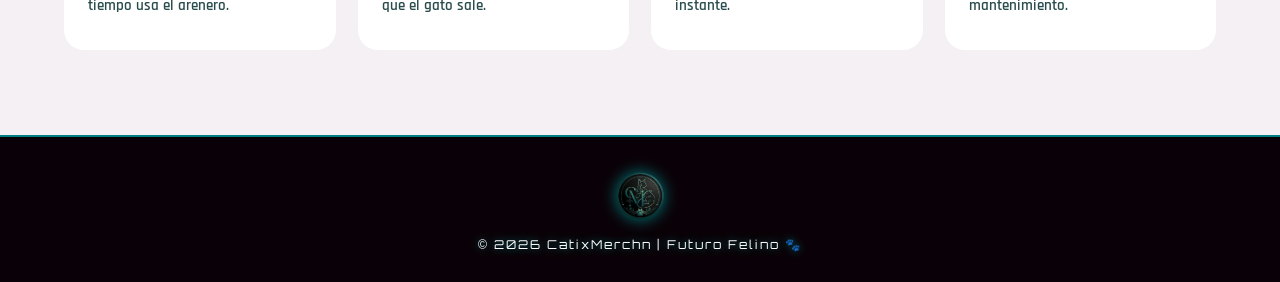
<file: nosotros.html>
<!DOCTYPE html>
<html lang="es">
<head>
<meta charset="UTF-8">
<meta name="viewport" content="width=device-width, initial-scale=1.0">
<title>CatixMerchn | Nosotros</title>
<link rel="stylesheet" href="css/styles.css">
<link href="https://fonts.googleapis.com/css2?family=Orbitron:wght@400;600;800&family=Rajdhani:wght@300;400;600;700&display=swap" rel="stylesheet">
<link rel="stylesheet" href="https://cdnjs.cloudflare.com/ajax/libs/font-awesome/6.5.1/css/all.min.css">
</head>
<body>

<div class="spark-bg">
  <div class="spark"></div><div class="spark"></div><div class="spark"></div>
  <div class="spark"></div><div class="spark"></div><div class="spark"></div>
  <div class="spark"></div><div class="spark"></div><div class="spark"></div>
  <div class="spark"></div><div class="spark"></div><div class="spark"></div>
  <div class="spark"></div><div class="spark"></div><div class="spark"></div>
  <div class="spark"></div><div class="spark"></div><div class="spark"></div>
  <div class="spark"></div><div class="spark"></div><div class="spark"></div>
  <div class="spark"></div>
</div>

<div class="nav-overlay" id="navOverlay"></div>
<nav class="nav-mobile" id="navMobile">
  <a href="index.html"><span class="nav-icon"><i class="fas fa-home"></i></span>INICIO</a>
  <a href="nosotros.html" class="active"><span class="nav-icon"><i class="fas fa-users"></i></span>NOSOTROS</a>
  <a href="funcionalidad.html"><span class="nav-icon"><i class="fas fa-cogs"></i></span>FUNCIONALIDAD</a>
  <a href="arenero.html"><span class="nav-icon"><i class="fas fa-cat"></i></span>ARENERO</a>
  <a href="galeria.html"><span class="nav-icon"><i class="fas fa-images"></i></span>GALERÍA</a>
  <a href="contacto.html"><span class="nav-icon"><i class="fas fa-envelope"></i></span>CONTACTO</a>
  <div class="nav-mobile-footer">🐾 CatixMerchn © 2026</div>
</nav>

<a class="wa-float" href="https://wa.me/593988691156?text=Hola!%20Me%20interesa%20el%20CatixMerchn%20🐾" target="_blank">
  <div class="wa-circle"><i class="fab fa-whatsapp"></i></div>
  <span class="wa-txt">¡ESCRÍBENOS!</span>
</a>

<header class="header">
  <div class="logo"><img src="images/logo.png" alt="CatixMerchn"></div>
  <nav class="nav-desktop">
    <a href="index.html">INICIO</a>
    <a href="nosotros.html" class="active">NOSOTROS</a>
    <a href="funcionalidad.html">FUNCIONALIDAD</a>
    <a href="arenero.html">ARENERO</a>
    <a href="galeria.html">GALERÍA</a>
    <a href="contacto.html">CONTACTO</a>
  </nav>
  <button class="hamburger" id="hamburger" aria-label="Menú">
    <span></span><span></span><span></span>
  </button>
</header>

<div class="page-hero">
  <div class="page-hero-bg" style="background-image:url('images/producto2.jpg');"></div>
  <div class="page-hero-content">
    <span class="section-label">QUIÉNES SOMOS</span>
    <h1>NOSOTROS</h1>
    <p>El equipo detrás del arenero más inteligente para tu gato.</p>
  </div>
</div>

<div class="quote-band">
  <p class="quote-text">"Tecnología al servicio del bienestar felino."</p>
  <p class="quote-sub">Un proyecto universitario con impacto real · Cuenca, Ecuador · 2026</p>
</div>

<div class="two-col">
  <div class="tc-img reveal from-left">
    <img src="images/logo.png" alt="CatixMerchn" style="object-fit:contain;background:#f5f0f3;padding:50px;">
  </div>
  <div class="tc-text reveal from-right">
    <span class="section-label">EL PROYECTO</span>
    <h2 class="section-title">Más que un <span>arenero</span></h2>
    <div class="section-line"></div>
    <p><span class="hl">CatixMerchn</span> nació con una idea clara: que tener un gato no debería significar malos olores ni limpiezas constantes.</p>
    <p>Combinamos <span class="hl">electrónica, programación e IoT</span> para crear un sistema automático que cuida a tu gato y te da tranquilidad a ti.</p>
    <p>Es un proyecto universitario que aplica tecnología real a una necesidad cotidiana de millones de dueños de mascotas.</p>
    <div class="chips">
      <span class="chip">🤖 AUTOMATIZACIÓN</span>
      <span class="chip">📱 APP MÓVIL</span>
      <span class="chip">🐾 BIENESTAR FELINO</span>
      <span class="chip">⚡ IOT</span>
    </div>
  </div>
</div>

<div class="steps-section">
  <div class="reveal" style="text-align:center;">
    <span class="section-label" style="display:block;text-align:center;">EL SISTEMA</span>
    <h2 class="section-title" style="text-align:center;">¿Qué hace el <span>CatixMerchn?</span></h2>
    <div class="section-line" style="margin:16px auto 0;"></div>
  </div>
  <div class="steps-grid">
    <div class="step-card reveal">
      <div class="step-num">01</div><span class="step-icon">🐱</span>
      <h3>Detecta al Gato</h3>
      <p>Sensor de presencia identifica cuando el gato entra y cuánto tiempo usa el arenero.</p>
    </div>
    <div class="step-card reveal">
      <div class="step-num">02</div><span class="step-icon">🧹</span>
      <h3>Se Limpia Solo</h3>
      <p>Motor activa el rastrillo automático segundos después de que el gato sale.</p>
    </div>
    <div class="step-card reveal">
      <div class="step-num">03</div><span class="step-icon">🌿</span>
      <h3>Elimina Olores</h3>
      <p>Filtro de carbón y extractor neutralizan los malos olores al instante.</p>
    </div>
    <div class="step-card reveal">
      <div class="step-num">04</div><span class="step-icon">📱</span>
      <h3>Te Avisa</h3>
      <p>Notificación en tu celular con estado, frecuencia y alertas de mantenimiento.</p>
    </div>
  </div>
</div>

<footer class="footer">
  <img src="images/logo.png" alt="logo">
  <p>© 2026 CatixMerchn | Futuro Felino 🐾</p>
</footer>

<script src="js/script.js"></script>
</body>
</html>
</file>
<file: css/styles.css>
/* ============================================ */
/*  CATIXMERCHN — PREMIUM FINAL                 */
/* ============================================ */
:root {
  --f:   #00807e;
  --fd:  #004c4b;
  --fg:  rgba(0,128,126,0.45);
  --fs:  rgba(0,128,126,0.08);
  --n:   #0a0007;
  --b:   #ffffff;
  --g:   #f5f0f3;
  --t:   #1a0010;
  --t2:  #2a4c4c;
}

*,*::before,*::after { margin:0; padding:0; box-sizing:border-box; }
html { scroll-behavior:smooth; }
body { font-family:'Rajdhani',sans-serif; background:var(--b); color:var(--t); overflow-x:hidden; }
h1,h2,h3,h4 { font-family:'Orbitron',sans-serif; }

/* ============================================ */
/*  HUELLAS FONDO                               */
/* ============================================ */
.paw-bg { position:fixed; inset:0; pointer-events:none; z-index:0; overflow:hidden; }
.paw {
  position:absolute; opacity:0; font-size:90px;
  animation:floatPaw ease-in-out infinite;
  filter:brightness(0) drop-shadow(0 0 6px var(--f)) drop-shadow(0 0 14px var(--f));
  user-select:none;
}
.p1  { font-size:110px; top:4%;  left:5%;  animation-duration:9s;  animation-delay:0s;   }
.p2  { font-size:78px;  top:15%; left:72%; animation-duration:11s; animation-delay:1s;   }
.p3  { font-size:120px; top:35%; left:11%; animation-duration:8s;  animation-delay:2s;   }
.p4  { font-size:88px;  top:55%; left:51%; animation-duration:13s; animation-delay:.5s;  }
.p5  { font-size:130px; top:70%; left:81%; animation-duration:10s; animation-delay:3s;   }
.p6  { font-size:85px;  top:80%; left:25%; animation-duration:12s; animation-delay:1.5s; }
.p7  { font-size:95px;  top:25%; left:41%; animation-duration:7s;  animation-delay:4s;   }
.p8  { font-size:75px;  top:6%;  left:85%; animation-duration:14s; animation-delay:2.5s; }
.p9  { font-size:115px; top:50%; left:1%;  animation-duration:9s;  animation-delay:.8s;  }
.p10 { font-size:88px;  top:85%; left:60%; animation-duration:11s; animation-delay:3.5s; }
.p11 { font-size:100px; top:40%; left:87%; animation-duration:10s; animation-delay:2s;   }
@keyframes floatPaw {
  0%,100% { transform:translateY(0) rotate(0deg);   opacity:.12; }
  50%      { transform:translateY(-28px) rotate(12deg); opacity:.24; }
}

/* ============================================ */
/*  HEADER DESKTOP + MÓVIL                      */
/* ============================================ */
.header {
  position:fixed; top:0; width:100%; z-index:1000;
  display:flex; align-items:center; justify-content:space-between;
  padding:0 5%; height:70px;
  background:var(--n);
  border-bottom:2px solid var(--f);
  box-shadow:0 2px 30px var(--fg);
}

.logo img {
  height:50px;
  filter:drop-shadow(0 0 8px var(--f));
  animation:logoFloat 3.5s ease-in-out infinite;
}
@keyframes logoFloat { 0%,100%{transform:translateY(0);} 50%{transform:translateY(-6px);} }

/* NAV DESKTOP */
.nav-desktop { display:flex; align-items:center; gap:4px; }
.nav-desktop a {
  color:var(--b); text-decoration:none;
  font-family:'Orbitron',sans-serif; font-size:.68rem; font-weight:700; letter-spacing:1.5px;
  padding:6px 11px; border-radius:30px; border:1px solid transparent; transition:all .3s;
  white-space:nowrap;
}
.nav-desktop a:hover,
.nav-desktop a.active {
  color:var(--f); border-color:var(--f);
  box-shadow:0 0 12px var(--fg);
  text-shadow:0 0 8px var(--f);
}

/* HAMBURGUESA — solo visible en móvil */
.hamburger {
  display:none;
  flex-direction:column; gap:5px;
  cursor:pointer; padding:8px;
  border:1.5px solid rgba(0,128,126,.4);
  border-radius:10px;
  background:rgba(0,128,126,.06);
  transition:.3s;
  z-index:1100;
}
.hamburger:hover { border-color:var(--f); box-shadow:0 0 12px var(--fg); }
.hamburger span {
  display:block; width:24px; height:2px;
  background:var(--f);
  border-radius:2px;
  transition:all .35s ease;
  box-shadow:0 0 6px var(--f);
}

/* Animación X al abrir */
.hamburger.open span:nth-child(1) { transform:translateY(7px) rotate(45deg); }
.hamburger.open span:nth-child(2) { opacity:0; transform:scaleX(0); }
.hamburger.open span:nth-child(3) { transform:translateY(-7px) rotate(-45deg); }

/* MENÚ MÓVIL DESPLEGABLE */
.nav-mobile {
  display:none;
  position:fixed;
  top:70px; right:0;
  width:260px;
  background:var(--n);
  border-left:2px solid var(--f);
  border-bottom:2px solid var(--f);
  border-radius:0 0 0 20px;
  box-shadow:-4px 4px 30px var(--fg);
  z-index:1099;
  padding:16px 0 20px;
  transform:translateX(100%);
  transition:transform .4s cubic-bezier(.22,1,.36,1);
}
.nav-mobile.open { transform:translateX(0); }

.nav-mobile a {
  display:flex; align-items:center; gap:12px;
  color:var(--b); text-decoration:none;
  font-family:'Orbitron',sans-serif; font-size:.72rem; font-weight:700; letter-spacing:1.5px;
  padding:14px 24px;
  border-left:3px solid transparent;
  transition:all .25s;
}
.nav-mobile a:hover,
.nav-mobile a.active {
  color:var(--f);
  border-left-color:var(--f);
  background:rgba(0,128,126,.07);
  text-shadow:0 0 8px var(--f);
}
.nav-mobile a .nav-icon {
  font-size:.95rem; color:var(--f); width:20px; text-align:center;
}

.nav-mobile-footer {
  margin:16px 24px 0;
  padding-top:16px;
  border-top:1px solid rgba(0,128,126,.2);
  font-family:'Rajdhani',sans-serif;
  font-size:.80rem; color:rgba(255,255,255,.45);
  letter-spacing:1px;
}

/* Overlay oscuro detrás del menú móvil */
.nav-overlay {
  display:none;
  position:fixed; inset:0;
  background:rgba(0,0,0,.5);
  z-index:1098;
  backdrop-filter:blur(3px);
}
.nav-overlay.open { display:block; }

/* ============================================ */
/*  WHATSAPP                                    */
/* ============================================ */
.wa-float {
  position:fixed; bottom:26px; right:26px; z-index:9999;
  text-decoration:none; display:flex; flex-direction:column; align-items:center; gap:7px;
}
.wa-circle {
  width:60px; height:60px; border-radius:50%; background:#25D366;
  display:flex; align-items:center; justify-content:center; font-size:28px; color:white;
  animation:waPing 2s ease-in-out infinite;
}
.wa-txt {
  background:#25D366; color:white;
  font-family:'Orbitron',sans-serif; font-size:.70rem; font-weight:800;
  padding:5px 14px; border-radius:20px; letter-spacing:1.5px;
  animation:waFade 2s ease-in-out infinite;
  box-shadow:0 0 12px rgba(37,211,102,.5); white-space:nowrap;
}
@keyframes waPing  { 0%,100%{transform:scale(1); box-shadow:0 0 0 0 rgba(37,211,102,.6);} 50%{transform:scale(1.1); box-shadow:0 0 0 14px rgba(37,211,102,0);} }
@keyframes waFade  { 0%,100%{opacity:1;} 50%{opacity:.6;} }

/* ============================================ */
/*  FOOTER                                      */
/* ============================================ */
.footer {
  background:var(--n); border-top:2px solid var(--f);
  padding:30px 5%; display:flex; flex-direction:column; align-items:center; gap:12px;
  position:relative; z-index:2;
}
.footer img { height:58px; filter:drop-shadow(0 0 8px var(--f)); animation:logoFloat 3.5s ease-in-out infinite; }
.footer p { color:var(--b); font-family:'Orbitron',sans-serif; font-size:.76rem; letter-spacing:2px; text-shadow:0 0 8px var(--f); text-align:center; }

/* ============================================ */
/*  BOTONES                                     */
/* ============================================ */
.btn {
  display:inline-block; padding:13px 28px; border-radius:50px;
  font-family:'Orbitron',sans-serif; font-weight:800; font-size:.76rem; letter-spacing:2px;
  text-decoration:none; transition:all .35s; cursor:pointer; border:none;
}
.btn-f    { color:white; background:var(--f); box-shadow:0 4px 20px var(--fg); }
.btn-f:hover { background:var(--fd); transform:translateY(-3px); box-shadow:0 8px 28px var(--fg); }
.btn-out  { color:var(--f); border:2px solid var(--f); background:transparent; }
.btn-out:hover { background:var(--f); color:white; transform:translateY(-3px); }
.btn-blanco { color:var(--n); background:white; }
.btn-blanco:hover { background:var(--g); transform:translateY(-3px); }

/* ============================================ */
/*  SCROLL REVEAL                               */
/* ============================================ */
.reveal { opacity:0; transform:translateY(40px); transition:opacity .8s ease,transform .8s ease; }
.reveal.from-left  { transform:translateX(-50px); }
.reveal.from-right { transform:translateX(50px);  }
.reveal.visible    { opacity:1 !important; transform:none !important; }

/* ============================================ */
/*  HERO CARRUSEL                               */
/* ============================================ */
.hero-carousel { position:relative; width:100%; height:100vh; overflow:hidden; margin-top:70px; }
.slide { position:absolute; inset:0; opacity:0; transition:opacity 1.4s ease; display:flex; align-items:center; }
.slide.active { opacity:1; z-index:2; }

.slide-bg {
  position:absolute; inset:0; background-size:cover; background-position:center;
  transform:scale(1.04); transition:transform 8s ease;
}
.slide.active .slide-bg { transform:scale(1); }

.slide-overlay {
  position:absolute; inset:0;
  background:linear-gradient(90deg,rgba(10,0,7,.88) 0%,rgba(10,0,7,.4) 55%,transparent 100%);
}
.slide-content { position:relative; z-index:3; padding:0 8%; max-width:700px; }
.slide-tag {
  display:inline-block; background:var(--f); color:white;
  font-family:'Orbitron',sans-serif; font-size:.66rem; font-weight:800; letter-spacing:2px;
  padding:6px 18px; border-radius:30px; margin-bottom:20px;
  animation:fadeDown .7s ease both;
}
.slide-content h1 {
  font-size:3.6rem; font-weight:800; color:white;
  text-shadow:0 0 30px var(--fg); line-height:1.1; margin-bottom:16px;
  animation:fadeDown .8s .1s ease both;
}
.slide-content h1 span { color:var(--f); }
.slide-content p {
  font-size:1.2rem; color:rgba(255,255,255,.9);
  font-family:'Rajdhani',sans-serif; font-weight:700; letter-spacing:1px; margin-bottom:32px;
  animation:fadeDown .8s .2s ease both;
}
.slide-buttons { display:flex; gap:14px; flex-wrap:wrap; animation:fadeDown .8s .3s ease both; }
@keyframes fadeDown { from{opacity:0;transform:translateY(-20px);} to{opacity:1;transform:translateY(0);} }

.carousel-dots { position:absolute; bottom:28px; left:50%; transform:translateX(-50%); display:flex; gap:10px; z-index:10; }
.dot { width:10px; height:10px; border-radius:50%; background:rgba(255,255,255,.3); border:2px solid white; cursor:pointer; transition:.3s; }
.dot.active { background:var(--f); border-color:var(--f); box-shadow:0 0 10px var(--f); }

.carousel-btn {
  position:absolute; top:50%; z-index:10; transform:translateY(-50%);
  width:48px; height:48px; border-radius:50%;
  background:rgba(255,255,255,.12); border:2px solid rgba(255,255,255,.3);
  color:white; font-size:1.1rem; cursor:pointer; transition:.3s;
  display:flex; align-items:center; justify-content:center; backdrop-filter:blur(6px);
}
.carousel-btn:hover { background:var(--f); border-color:var(--f); }
.carousel-prev { left:20px; } .carousel-next { right:20px; }

.carousel-progress {
  position:absolute; bottom:0; left:0; height:3px;
  background:var(--f); box-shadow:0 0 8px var(--f); width:0%; z-index:10;
}

/* ============================================ */
/*  FEATURES STRIP                              */
/* ============================================ */
.features-strip {
  background:var(--n); padding:55px 5%;
  display:grid; grid-template-columns:repeat(4,1fr); gap:2px;
  position:relative; z-index:2;
}
.feat-item { padding:32px 22px; text-align:center; border-right:1px solid rgba(0,128,126,.2); transition:.35s; }
.feat-item:last-child { border-right:none; }
.feat-item:hover { background:rgba(0,128,126,.08); }
.feat-item .fi-icon { font-size:2.2rem; color:var(--f); margin-bottom:12px; display:block; }
.feat-item h3 { font-family:'Orbitron',sans-serif; font-size:.78rem; font-weight:800; color:white; letter-spacing:1.5px; margin-bottom:7px; }
.feat-item p { font-size:.92rem; color:rgba(255,255,255,.65); line-height:1.6; }

/* ============================================ */
/*  QUOTE BAND                                  */
/* ============================================ */
.quote-band { background:var(--f); padding:65px 5%; text-align:center; position:relative; overflow:hidden; }
.quote-band::before { content:'🐾'; position:absolute; font-size:200px; opacity:.06; top:-30px; left:-40px; filter:brightness(0) invert(1); }
.quote-band::after  { content:'🐾'; position:absolute; font-size:200px; opacity:.06; bottom:-30px; right:-40px; filter:brightness(0) invert(1); }
.quote-text { font-family:'Orbitron',sans-serif; font-size:1.9rem; font-weight:800; color:white; max-width:800px; margin:0 auto; line-height:1.3; text-shadow:0 2px 16px rgba(0,0,0,.2); }
.quote-sub  { font-size:1.05rem; color:rgba(255,255,255,.82); font-family:'Rajdhani',sans-serif; font-weight:600; margin-top:12px; letter-spacing:1px; }

/* ============================================ */
/*  TWO-COL                                     */
/* ============================================ */
.two-col { display:grid; grid-template-columns:1fr 1fr; gap:0; min-height:500px; }
.two-col.reverse .tc-img { order:1; } .two-col.reverse .tc-text { order:2; }
.tc-img { overflow:hidden; position:relative; }
.tc-img img { width:100%; height:100%; object-fit:cover; transition:transform .6s ease; display:block; }
.two-col:hover .tc-img img { transform:scale(1.04); }
.tc-text { padding:65px 55px; display:flex; flex-direction:column; justify-content:center; background:var(--b); }
.tc-text p { font-size:1.06rem; color:var(--t); font-family:'Rajdhani',sans-serif; font-weight:600; line-height:1.85; margin-bottom:12px; }
.tc-text .hl { color:var(--f); font-weight:800; }

.section-label { font-family:'Orbitron',sans-serif; font-size:.70rem; font-weight:800; color:var(--f); letter-spacing:3px; margin-bottom:10px; display:block; }
.section-title { font-size:2.4rem; font-weight:800; color:var(--n); line-height:1.15; margin-bottom:12px; }
.section-title span { color:var(--f); }
.section-line { width:60px; height:3px; background:var(--f); border-radius:2px; margin:16px 0 38px; box-shadow:0 0 10px var(--fg); }

.chips { display:flex; gap:10px; flex-wrap:wrap; margin-top:22px; }
.chip { font-family:'Orbitron',sans-serif; font-size:.66rem; font-weight:700; color:var(--f); letter-spacing:1px; padding:6px 14px; border-radius:30px; border:1.5px solid rgba(0,128,126,.35); background:var(--fs); transition:.3s; }
.chip:hover { background:var(--f); color:white; }

/* ============================================ */
/*  STATS BAR                                   */
/* ============================================ */
.stats-bar { background:var(--f); padding:48px 5%; display:grid; grid-template-columns:repeat(4,1fr); gap:2px; }
.stat-item { text-align:center; }
.stat-num { font-family:'Orbitron',sans-serif; font-size:2.4rem; font-weight:800; color:white; display:block; line-height:1; margin-bottom:6px; }
.stat-label { font-size:.85rem; color:rgba(255,255,255,.82); letter-spacing:1.5px; font-weight:700; }

/* ============================================ */
/*  STEPS                                       */
/* ============================================ */
.steps-section { padding:85px 5%; background:var(--g); }
.steps-grid { display:grid; grid-template-columns:repeat(auto-fit,minmax(210px,1fr)); gap:22px; margin-top:48px; }
.step-card { background:white; border-radius:20px; padding:30px 22px; border:2px solid transparent; transition:.35s; position:relative; overflow:hidden; }
.step-card::before { content:''; position:absolute; top:0; left:0; right:0; height:3px; background:var(--f); transform:scaleX(0); transition:.35s; transform-origin:left; }
.step-card:hover { border-color:rgba(0,128,126,.2); box-shadow:0 8px 36px var(--fg); transform:translateY(-6px); }
.step-card:hover::before { transform:scaleX(1); }
.step-num { font-family:'Orbitron',sans-serif; font-size:2.2rem; font-weight:800; color:rgba(0,128,126,.10); line-height:1; margin-bottom:10px; }
.step-icon { font-size:1.9rem; margin-bottom:10px; display:block; }
.step-card h3 { font-family:'Orbitron',sans-serif; font-size:.78rem; font-weight:800; color:var(--n); letter-spacing:1px; margin-bottom:8px; }
.step-card p { font-size:.95rem; color:var(--t2); font-family:'Rajdhani',sans-serif; font-weight:600; line-height:1.65; }

/* ============================================ */
/*  PAGE HERO (páginas internas)                */
/* ============================================ */
.page-hero { height:320px; position:relative; overflow:hidden; display:flex; align-items:center; margin-top:70px; }
.page-hero-bg { position:absolute; inset:0; background-size:cover; background-position:center; filter:brightness(.22); }
.page-hero::after { content:''; position:absolute; inset:0; background:linear-gradient(90deg,rgba(10,0,7,.80) 0%,rgba(10,0,7,.45) 55%,transparent 100%); z-index:1; }
.page-hero-content { position:relative; z-index:2; padding:0 6%; }
.page-hero-content .section-label { color:var(--f) !important; font-size:.75rem; display:block; margin-bottom:10px; }
.page-hero-content h1 { font-size:2.8rem; font-weight:800; color:#fff !important; margin-bottom:12px; text-shadow:0 2px 20px rgba(0,0,0,.8),0 0 30px rgba(0,128,126,.3); line-height:1.1; }
.page-hero-content p  { font-size:1.12rem; color:rgba(255,255,255,.92) !important; font-family:'Rajdhani',sans-serif; font-weight:700; max-width:520px; text-shadow:0 1px 12px rgba(0,0,0,.9); line-height:1.5; }

/* ============================================ */
/*  BENEFICIOS                                  */
/* ============================================ */
.benef-section { padding:85px 5%; background:var(--b); }
.benef-grid { display:grid; grid-template-columns:repeat(3,1fr); gap:22px; margin-top:48px; }
.benef-card { border-radius:20px; overflow:hidden; border:2px solid rgba(0,128,126,.12); transition:.4s; background:white; }
.benef-card:hover { box-shadow:0 12px 40px var(--fg); transform:translateY(-8px); border-color:var(--f); }
.bc-top { background:linear-gradient(135deg,var(--f),var(--fd)); padding:28px 24px 22px; display:flex; align-items:center; gap:14px; }
.bc-icon { width:50px; height:50px; border-radius:50%; background:rgba(255,255,255,.2); display:flex; align-items:center; justify-content:center; font-size:22px; color:white; flex-shrink:0; }
.bc-top h3 { font-family:'Orbitron',sans-serif; font-size:.78rem; font-weight:800; color:white; letter-spacing:1px; }
.bc-body { padding:20px 24px; }
.bc-body p { font-size:.95rem; color:var(--t2); font-family:'Rajdhani',sans-serif; font-weight:600; line-height:1.65; }

/* ============================================ */
/*  SPECS                                       */
/* ============================================ */
.specs-section { background:var(--n); padding:85px 5%; }
.specs-section .section-title { color:white; }
.specs-grid { display:grid; grid-template-columns:repeat(3,1fr); gap:16px; margin-top:48px; }
.spec-box { background:rgba(255,255,255,.04); border:1px solid rgba(0,128,126,.2); border-radius:16px; padding:26px 20px; text-align:center; transition:.3s; }
.spec-box:hover { border-color:var(--f); box-shadow:0 0 24px var(--fg); }
.spec-box .si { font-size:1.9rem; display:block; margin-bottom:10px; }
.spec-box h4 { font-family:'Orbitron',sans-serif; font-size:.70rem; color:var(--f); letter-spacing:2px; margin-bottom:5px; font-weight:800; }
.spec-box p { color:rgba(255,255,255,.82); font-size:.95rem; font-weight:600; }

/* ============================================ */
/*  PULSE IMG (aparece/desaparece)              */
/* ============================================ */
.pulse-img-wrap { position:relative; overflow:hidden; min-height:500px; }
.pulse-img-wrap img { width:100%; height:100%; object-fit:cover; display:block; animation:imgPulse 12s ease-in-out infinite; }
@keyframes imgPulse {
  0%  { opacity:0; transform:scale(1.05); }
  10% { opacity:1; transform:scale(1);    }
  58% { opacity:1; transform:scale(1);    }
  72% { opacity:0; transform:scale(1.05); }
  100%{ opacity:0; transform:scale(1.05); }
}

/* ============================================ */
/*  PASO A PASO NUMERADO                        */
/* ============================================ */
.num-steps { display:flex; flex-direction:column; gap:12px; }
.ns-row { display:flex; gap:14px; align-items:flex-start; padding:13px 17px; border-radius:14px; background:var(--g); border:1.5px solid rgba(0,128,126,.15); transition:.3s; }
.ns-row:hover { border-color:var(--f); background:white; }
.ns-dot { min-width:32px; height:32px; border-radius:50%; background:var(--f); display:flex; align-items:center; justify-content:center; font-family:'Orbitron',sans-serif; font-size:.68rem; font-weight:800; color:white; box-shadow:0 0 10px var(--fg); flex-shrink:0; }
.ns-row p { font-size:1.02rem; color:var(--t); font-family:'Rajdhani',sans-serif; font-weight:700; line-height:1.65; margin:0; }
.ns-row p span { color:var(--f); font-weight:800; }

/* ============================================ */
/*  GALERÍA MOSAICO                             */
/* ============================================ */
.gallery-section { padding:85px 5%; background:var(--g); }
.gallery-mosaic { display:grid; grid-template-columns:repeat(4,1fr); grid-auto-rows:200px; gap:12px; margin-top:48px; }
.gm-item { position:relative; overflow:hidden; border-radius:14px; cursor:pointer; transition:.4s; }
.gm-item.big { grid-column:span 2; grid-row:span 2; }
.gm-item img { width:100%; height:100%; object-fit:cover; transition:transform .5s ease; display:block; }
.gm-item:hover img { transform:scale(1.07); }
.gm-item:hover { box-shadow:0 0 0 3px var(--f),0 0 24px var(--fg); }

/* Caption auto aparece/desaparece */
.gm-caption-box {
  position:absolute; bottom:0; left:0; right:0;
  background:rgba(10,0,7,.82);
  border-top:2px solid var(--f);
  box-shadow:0 0 20px var(--fg),inset 0 0 12px rgba(0,128,126,.12);
  padding:10px 13px;
  animation:captionCycle 8s ease-in-out infinite;
}
.gm-item:nth-child(1)  .gm-caption-box { animation-delay:0s;   }
.gm-item:nth-child(2)  .gm-caption-box { animation-delay:.8s;  }
.gm-item:nth-child(3)  .gm-caption-box { animation-delay:1.6s; }
.gm-item:nth-child(4)  .gm-caption-box { animation-delay:2.4s; }
.gm-item:nth-child(5)  .gm-caption-box { animation-delay:3.2s; }
.gm-item:nth-child(6)  .gm-caption-box { animation-delay:4.0s; }
.gm-item:nth-child(7)  .gm-caption-box { animation-delay:4.8s; }
.gm-item:nth-child(8)  .gm-caption-box { animation-delay:5.6s; }
.gm-item:nth-child(9)  .gm-caption-box { animation-delay:0.4s; }
.gm-item:nth-child(10) .gm-caption-box { animation-delay:1.2s; }
.gm-item:nth-child(11) .gm-caption-box { animation-delay:2.0s; }
.gm-item:nth-child(12) .gm-caption-box { animation-delay:2.8s; }
@keyframes captionCycle {
  0%  { transform:translateY(100%); opacity:0; }
  10% { transform:translateY(0);    opacity:1; }
  75% { transform:translateY(0);    opacity:1; }
  90% { transform:translateY(100%); opacity:0; }
  100%{ transform:translateY(100%); opacity:0; }
}
.gm-item:hover .gm-caption-box { animation-play-state:paused; transform:translateY(0) !important; opacity:1 !important; }
.gm-caption-box h4 { font-family:'Orbitron',sans-serif; font-size:.70rem; color:var(--f); font-weight:800; letter-spacing:1.5px; margin-bottom:2px; text-shadow:0 0 8px var(--f); }
.gm-caption-box p   { font-size:.82rem; color:rgba(255,255,255,.88); font-family:'Rajdhani',sans-serif; font-weight:700; line-height:1.3; }

/* LIGHTBOX */
.lightbox { display:none; position:fixed; inset:0; background:rgba(0,0,0,.94); z-index:9998; align-items:center; justify-content:center; }
.lightbox.open { display:flex; }
.lightbox img { max-width:88vw; max-height:80vh; border-radius:12px; box-shadow:0 0 60px var(--fg); }
.lb-close { position:absolute; top:20px; right:28px; font-size:2.8rem; color:white; cursor:pointer; transition:.2s; line-height:1; }
.lb-close:hover { color:var(--f); }

/* ============================================ */
/*  CONTACTO                                    */
/* ============================================ */
.contact-section { padding:85px 5%; background:var(--b); }
.contact-wrap { display:grid; grid-template-columns:1fr 1.4fr; gap:55px; align-items:start; margin-top:48px; }
.contact-info-col h3 { font-family:'Orbitron',sans-serif; font-size:.95rem; color:var(--f); letter-spacing:2px; margin-bottom:26px; font-weight:800; }
.ci { display:flex; gap:14px; margin-bottom:20px; align-items:flex-start; }
.ci-icon { width:40px; height:40px; border-radius:50%; background:var(--fs); border:1.5px solid rgba(0,128,126,.3); display:flex; align-items:center; justify-content:center; font-size:15px; color:var(--f); flex-shrink:0; }
.ci-txt h4 { font-family:'Orbitron',sans-serif; font-size:.66rem; color:rgba(0,0,0,.5); letter-spacing:2px; margin-bottom:4px; font-weight:700; }
.ci-txt p,.ci-txt a { font-size:1.02rem; color:var(--t); font-family:'Rajdhani',sans-serif; font-weight:700; text-decoration:none; transition:.2s; }
.ci-txt a:hover { color:var(--f); }
.social-row { display:flex; gap:10px; margin-top:22px; }
.soc-btn { width:40px; height:40px; border-radius:50%; border:1.5px solid rgba(0,128,126,.3); display:flex; align-items:center; justify-content:center; font-size:16px; color:var(--f); text-decoration:none; transition:.3s; }
.soc-btn:hover { background:var(--f); color:white; box-shadow:0 0 16px var(--fg); }
.map-wrap { margin-top:26px; border-radius:16px; overflow:hidden; border:2px solid rgba(0,128,126,.25); box-shadow:0 0 20px rgba(0,128,126,.1); }

.contact-form-box { background:var(--g); border-radius:24px; padding:32px 28px; border:2px solid rgba(0,128,126,.15); }
.fg { margin-bottom:16px; }
.fg label { display:block; font-family:'Orbitron',sans-serif; font-size:.70rem; color:var(--n); letter-spacing:1.5px; margin-bottom:8px; font-weight:800; }
.rs { color:var(--f); }
.fg input,.fg textarea {
  width:100%; background:white; border:2px solid rgba(0,128,126,.22); border-radius:12px;
  padding:12px 15px; color:var(--n); font-family:'Rajdhani',sans-serif; font-size:1.05rem; font-weight:700; outline:none; transition:.3s;
}
.fg input:focus,.fg textarea:focus { border-color:var(--f); box-shadow:0 0 12px rgba(0,128,126,.2); }
.fg input::placeholder,.fg textarea::placeholder { color:rgba(0,0,0,.38); font-weight:500; }
.fg textarea { height:118px; resize:vertical; }
.form-row2 { display:grid; grid-template-columns:1fr 1fr; gap:14px; }
.form-alert { display:none; background:rgba(0,128,126,.08); border:1.5px solid var(--f); border-radius:10px; padding:11px 15px; margin-bottom:14px; font-family:'Rajdhani',sans-serif; font-size:1rem; color:var(--f); font-weight:700; }
.form-success { display:none; text-align:center; padding:22px; }
.form-success .fs-icon { font-size:2.8rem; color:var(--f); display:block; margin-bottom:12px; }
.form-success strong { display:block; color:var(--f); font-size:1.15rem; margin-bottom:6px; }
.form-success span { color:var(--t); font-family:'Rajdhani',sans-serif; font-size:1rem; font-weight:700; }
.req-note { font-size:.80rem; color:rgba(0,0,0,.5); font-family:'Rajdhani',sans-serif; font-weight:600; margin-bottom:14px; }
.submit-btn { width:100%; padding:14px; border-radius:50px; border:none; background:var(--f); color:white; font-family:'Orbitron',sans-serif; font-size:.78rem; font-weight:800; letter-spacing:2px; cursor:pointer; transition:.35s; box-shadow:0 4px 20px var(--fg); }
.submit-btn:hover { background:var(--fd); transform:translateY(-2px); box-shadow:0 8px 30px var(--fg); }

/* ============================================ */
/*  HUMO (Arenero)                              */
/* ============================================ */
.smoke-bg { position:fixed; inset:0; pointer-events:none; z-index:0; overflow:hidden; }
.smoke-thread {
  position:absolute; bottom:0; border-radius:3px;
  background:linear-gradient(180deg,transparent,rgba(0,128,126,.7),rgba(41,204,201,.5),transparent);
  filter:blur(1px) drop-shadow(0 0 6px #00807e) drop-shadow(0 0 14px #00807e);
  animation:smokeDance ease-in-out infinite; opacity:0; transform-origin:bottom center;
}
.smoke-thread:nth-child(1)  { left:5%;  height:90px;  width:3px; animation-duration:3.8s; animation-delay:0s;   }
.smoke-thread:nth-child(2)  { left:12%; height:120px; width:2px; animation-duration:4.5s; animation-delay:.6s;  }
.smoke-thread:nth-child(3)  { left:20%; height:80px;  width:3px; animation-duration:3.2s; animation-delay:1.2s; }
.smoke-thread:nth-child(4)  { left:28%; height:110px; width:2px; animation-duration:4.8s; animation-delay:.3s;  }
.smoke-thread:nth-child(5)  { left:36%; height:95px;  width:3px; animation-duration:3.6s; animation-delay:1.8s; }
.smoke-thread:nth-child(6)  { left:44%; height:130px; width:2px; animation-duration:5.0s; animation-delay:.9s;  }
.smoke-thread:nth-child(7)  { left:52%; height:88px;  width:3px; animation-duration:3.4s; animation-delay:2.4s; }
.smoke-thread:nth-child(8)  { left:60%; height:115px; width:2px; animation-duration:4.2s; animation-delay:.4s;  }
.smoke-thread:nth-child(9)  { left:68%; height:98px;  width:3px; animation-duration:3.9s; animation-delay:1.5s; }
.smoke-thread:nth-child(10) { left:76%; height:125px; width:2px; animation-duration:4.6s; animation-delay:2.1s; }
.smoke-thread:nth-child(11) { left:84%; height:85px;  width:3px; animation-duration:3.3s; animation-delay:.7s;  }
.smoke-thread:nth-child(12) { left:92%; height:105px; width:2px; animation-duration:4.1s; animation-delay:1.9s; }
.smoke-dot { position:absolute; border-radius:50%; background:radial-gradient(circle,rgba(0,128,126,.55) 0%,rgba(0,128,126,.15) 50%,transparent 100%); filter:blur(8px); animation:smokeDotRise ease-in-out infinite; opacity:0; }
.smoke-dot:nth-child(13) { width:55px; height:55px; left:8%;  bottom:0; animation-duration:5s;   animation-delay:0s;   }
.smoke-dot:nth-child(14) { width:75px; height:75px; left:25%; bottom:0; animation-duration:6s;   animation-delay:1.2s; }
.smoke-dot:nth-child(15) { width:45px; height:45px; left:42%; bottom:0; animation-duration:4.5s; animation-delay:.5s;  }
.smoke-dot:nth-child(16) { width:65px; height:65px; left:62%; bottom:0; animation-duration:5.5s; animation-delay:2s;   }
.smoke-dot:nth-child(17) { width:50px; height:50px; left:80%; bottom:0; animation-duration:4.8s; animation-delay:.8s;  }
@keyframes smokeDance {
  0%  { transform:translateY(0) translateX(0) rotate(0deg) scaleX(1); opacity:0; }
  8%  { opacity:.75; }
  25% { transform:translateY(-80px) translateX(12px) rotate(8deg) scaleX(1.2); opacity:.75; }
  50% { transform:translateY(-160px) translateX(-10px) rotate(-6deg) scaleX(.9); opacity:.6; }
  75% { transform:translateY(-240px) translateX(8px) rotate(5deg) scaleX(1.1); opacity:.35; }
  92% { opacity:0; }
  100%{ transform:translateY(-320px) translateX(0) rotate(0deg) scaleX(1); opacity:0; }
}
@keyframes smokeDotRise {
  0%  { transform:translateY(0) scale(.5); opacity:0; }
  15% { opacity:.6; }
  60% { transform:translateY(-200px) scale(1.8); opacity:.35; }
  100%{ transform:translateY(-380px) scale(2.5); opacity:0; }
}

/* ============================================ */
/*  DESTELLOS (Nosotros)                        */
/* ============================================ */
.spark-bg { position:fixed; inset:0; pointer-events:none; z-index:0; overflow:hidden; }
.spark { position:absolute; background:linear-gradient(180deg,transparent,#00807e,#29ccc9,transparent); border-radius:3px; animation:rainFall linear infinite; opacity:0; filter:drop-shadow(0 0 5px #00807e) drop-shadow(0 0 10px #00807e); }
.spark:nth-child(1) {left:2%; width:3px;height:80px; animation-duration:2.6s;animation-delay:0s;}
.spark:nth-child(2) {left:7%; width:2px;height:55px; animation-duration:3.1s;animation-delay:.3s;}
.spark:nth-child(3) {left:13%;width:4px;height:95px; animation-duration:2.3s;animation-delay:.7s;}
.spark:nth-child(4) {left:19%;width:2px;height:65px; animation-duration:3.5s;animation-delay:1.1s;}
.spark:nth-child(5) {left:25%;width:3px;height:110px;animation-duration:2.1s;animation-delay:.4s;}
.spark:nth-child(6) {left:31%;width:2px;height:70px; animation-duration:3.8s;animation-delay:1.6s;}
.spark:nth-child(7) {left:37%;width:4px;height:88px; animation-duration:2.7s;animation-delay:.2s;}
.spark:nth-child(8) {left:43%;width:2px;height:60px; animation-duration:3.2s;animation-delay:2.0s;}
.spark:nth-child(9) {left:49%;width:3px;height:100px;animation-duration:2.4s;animation-delay:.9s;}
.spark:nth-child(10){left:55%;width:2px;height:72px; animation-duration:3.6s;animation-delay:.5s;}
.spark:nth-child(11){left:61%;width:4px;height:85px; animation-duration:2.2s;animation-delay:1.3s;}
.spark:nth-child(12){left:67%;width:2px;height:58px; animation-duration:3.9s;animation-delay:2.2s;}
.spark:nth-child(13){left:73%;width:3px;height:105px;animation-duration:2.8s;animation-delay:.6s;}
.spark:nth-child(14){left:79%;width:2px;height:68px; animation-duration:3.3s;animation-delay:1.7s;}
.spark:nth-child(15){left:85%;width:4px;height:92px; animation-duration:2.5s;animation-delay:.1s;}
.spark:nth-child(16){left:91%;width:2px;height:75px; animation-duration:3.7s;animation-delay:1.0s;}
.spark:nth-child(17){left:96%;width:3px;height:62px; animation-duration:2.9s;animation-delay:2.5s;}
.spark:nth-child(18){left:10%;width:3px;height:115px;animation-duration:2.0s;animation-delay:1.4s;}
.spark:nth-child(19){left:35%;width:2px;height:78px; animation-duration:3.4s;animation-delay:.8s;}
.spark:nth-child(20){left:58%;width:4px;height:90px; animation-duration:2.6s;animation-delay:2.8s;}
.spark:nth-child(21){left:76%;width:2px;height:66px; animation-duration:3.0s;animation-delay:1.9s;}
.spark:nth-child(22){left:88%;width:3px;height:82px; animation-duration:2.7s;animation-delay:3.2s;}
@keyframes rainFall { 0%{top:-120px;opacity:0;} 8%{opacity:.65;} 90%{opacity:.65;} 100%{top:110vh;opacity:0;} }

/* ============================================ */
/*  BROOMS (Funcionalidad)                      */
/* ============================================ */
.broom-bg { position:fixed; inset:0; pointer-events:none; z-index:0; overflow:hidden; }
.broom { position:absolute; font-size:52px; opacity:0; animation:broomSweep 5s ease-in-out infinite; filter:brightness(0) drop-shadow(0 0 6px #00807e); user-select:none; }
.broom:nth-child(1){top:10%;left:4%;  animation-delay:0s;  font-size:58px;}
.broom:nth-child(2){top:28%;left:79%; animation-delay:1.2s;font-size:46px;}
.broom:nth-child(3){top:54%;left:18%; animation-delay:2.4s;font-size:62px;}
.broom:nth-child(4){top:68%;left:64%; animation-delay:.6s; font-size:50px;}
.broom:nth-child(5){top:20%;left:44%; animation-delay:3s;  font-size:54px;}
.broom:nth-child(6){top:84%;left:38%; animation-delay:1.8s;font-size:56px;}
.broom:nth-child(7){top:42%;left:87%; animation-delay:.9s; font-size:44px;}
@keyframes broomSweep { 0%{transform:translateX(0) rotate(-20deg);opacity:0;} 20%{opacity:.22;} 50%{transform:translateX(38px) rotate(20deg);opacity:.22;} 80%{opacity:.22;} 100%{transform:translateX(0) rotate(-20deg);opacity:0;} }

/* ============================================ */
/*  CONTACTO ÍCONOS FLOTANTES                   */
/* ============================================ */
.contact-bg { position:fixed; inset:0; pointer-events:none; z-index:0; overflow:hidden; }
.cf { position:absolute; font-size:42px; opacity:0; animation:cfloat linear infinite; filter:brightness(0) drop-shadow(0 0 7px #00807e); user-select:none; }
.cf:nth-child(1){left:3%;  top:15%;animation-duration:6s;  animation-delay:0s;  font-size:50px;}
.cf:nth-child(2){left:85%; top:8%; animation-duration:7s;  animation-delay:1s;  font-size:38px;}
.cf:nth-child(3){left:20%; top:60%;animation-duration:5s;  animation-delay:2s;  font-size:46px;}
.cf:nth-child(4){left:70%; top:70%;animation-duration:8s;  animation-delay:.5s; font-size:40px;}
.cf:nth-child(5){left:50%; top:20%;animation-duration:6.5s;animation-delay:1.5s;font-size:44px;}
.cf:nth-child(6){left:90%; top:50%;animation-duration:5.5s;animation-delay:3s;  font-size:36px;}
.cf:nth-child(7){left:8%;  top:80%;animation-duration:7.5s;animation-delay:2.5s;font-size:48px;}
@keyframes cfloat { 0%{transform:translateX(-60px) translateY(0);opacity:0;} 15%{opacity:.26;} 50%{transform:translateX(0) translateY(-40px);opacity:.26;} 85%{opacity:.26;} 100%{transform:translateX(60px) translateY(0);opacity:0;} }

/* ============================================ */
/*  RESPONSIVE                                  */
/* ============================================ */
@media(max-width:860px) {
  /* Ocultar nav desktop, mostrar hamburguesa */
  .nav-desktop { display:none; }
  .hamburger   { display:flex; }

  /* Carrusel */
  .slide-content h1 { font-size:2.2rem; }
  .slide-content p  { font-size:1.05rem; }

  /* Features */
  .features-strip { grid-template-columns:1fr 1fr; }

  /* Two col */
  .two-col,.two-col.reverse { grid-template-columns:1fr; }
  .two-col.reverse .tc-img,.two-col.reverse .tc-text { order:0; }
  .tc-text { padding:45px 32px; }

  /* Stats */
  .stats-bar { grid-template-columns:1fr 1fr; gap:24px; }

  /* Beneficios */
  .benef-grid { grid-template-columns:1fr 1fr; }

  /* Specs */
  .specs-grid { grid-template-columns:1fr 1fr; }

  /* Galería */
  .gallery-mosaic { grid-template-columns:1fr 1fr; grid-auto-rows:160px; }
  .gm-item.big { grid-column:span 2; }

  /* Contacto */
  .contact-wrap { grid-template-columns:1fr; }
  .form-row2 { grid-template-columns:1fr; }

  /* Hero */
  .page-hero-content h1 { font-size:2.2rem; }

  /* Quote */
  .quote-text { font-size:1.5rem; }
}

@media(max-width:560px) {
  .slide-content h1 { font-size:1.7rem; }
  .slide-buttons { flex-direction:column; gap:10px; }
  .features-strip { grid-template-columns:1fr; }
  .benef-grid { grid-template-columns:1fr; }
  .specs-grid { grid-template-columns:1fr 1fr; }
  .gallery-mosaic { grid-template-columns:1fr 1fr; grid-auto-rows:130px; }
  .gm-item.big { grid-column:span 2; grid-row:span 1; }
  .stats-bar { grid-template-columns:1fr 1fr; }
  .section-title { font-size:1.9rem; }
  .tc-text { padding:36px 22px; }
  .quote-text { font-size:1.25rem; }
  .logo img { height:44px; }
}

/* ================================================ */
/*  MENÚ HAMBURGUESA — OVERRIDE FINAL DEFINITIVO    */
/* ================================================ */

/* Por defecto (desktop): hamburguesa oculta */
button.hamburger {
  display: none !important;
}

/* Por defecto (desktop): nav links visibles */
nav.nav-desktop {
  display: flex !important;
}

/* Menú móvil: siempre en DOM, fuera de pantalla hasta .open */
nav.nav-mobile {
  display: block !important;
  position: fixed;
  top: 70px;
  right: 0;
  width: 280px;
  max-width: 85vw;
  max-height: calc(100vh - 70px);
  overflow-y: auto;
  background: #0d000f;
  border-left: 2px solid #00807e;
  border-bottom: 2px solid #00807e;
  border-radius: 0 0 0 24px;
  box-shadow: -6px 6px 40px rgba(0,128,126,0.5);
  z-index: 9990;
  padding: 8px 0 24px;
  transform: translateX(110%);
  transition: transform .4s cubic-bezier(.22,1,.36,1);
  pointer-events: none;
}

nav.nav-mobile.open {
  transform: translateX(0) !important;
  pointer-events: all !important;
}

nav.nav-mobile a {
  display: flex !important;
  align-items: center;
  gap: 14px;
  padding: 16px 24px;
  color: #ffffff !important;
  font-family: 'Orbitron', sans-serif;
  font-size: .75rem;
  font-weight: 700;
  letter-spacing: 1.5px;
  text-decoration: none;
  border-left: 3px solid transparent;
  transition: all .2s ease;
  white-space: nowrap;
}

nav.nav-mobile a:hover,
nav.nav-mobile a.active {
  color: #00807e !important;
  border-left-color: #00807e !important;
  background: rgba(0,128,126,0.10) !important;
  text-shadow: 0 0 10px #00807e;
}

nav.nav-mobile .nav-icon {
  width: 22px;
  text-align: center;
  color: #00807e;
  font-size: 1rem;
  flex-shrink: 0;
}

.nav-mobile-footer {
  margin: 18px 24px 0;
  padding-top: 16px;
  border-top: 1px solid rgba(0,128,126,.22);
  font-family: 'Rajdhani', sans-serif;
  font-size: .82rem;
  color: rgba(255,255,255,.38);
  letter-spacing: 1px;
}

/* Overlay oscuro detrás del menú */
div.nav-overlay {
  display: none;
  position: fixed;
  inset: 0;
  background: rgba(0,0,0,.60);
  z-index: 9989;
  backdrop-filter: blur(4px);
  -webkit-backdrop-filter: blur(4px);
}
div.nav-overlay.open {
  display: block !important;
}

/* MÓVIL: mostrar hamburguesa, ocultar nav desktop */
@media (max-width: 860px) {
  nav.nav-desktop {
    display: none !important;
  }

  button.hamburger {
    display: flex !important;
    flex-direction: column;
    justify-content: center;
    align-items: center;
    gap: 5px;
    width: 46px;
    height: 46px;
    padding: 0;
    cursor: pointer;
    background: rgba(0,128,126,0.12) !important;
    border: 2px solid #00807e !important;
    border-radius: 12px;
    box-shadow: 0 0 16px rgba(0,128,126,0.45), inset 0 0 8px rgba(0,128,126,0.08);
    position: relative;
    z-index: 9995;
    flex-shrink: 0;
  }

  button.hamburger span {
    display: block !important;
    width: 22px;
    height: 2.5px;
    background: #00807e !important;
    border-radius: 3px;
    box-shadow: 0 0 6px #00807e;
    transition: all .35s cubic-bezier(.22,1,.36,1);
  }

  button.hamburger.open {
    background: rgba(0,128,126,0.22) !important;
    box-shadow: 0 0 22px rgba(0,128,126,0.7) !important;
  }

  button.hamburger.open span:nth-child(1) {
    transform: translateY(7.5px) rotate(45deg) !important;
  }
  button.hamburger.open span:nth-child(2) {
    opacity: 0 !important;
    transform: scaleX(0) !important;
  }
  button.hamburger.open span:nth-child(3) {
    transform: translateY(-7.5px) rotate(-45deg) !important;
  }
}
</file>
